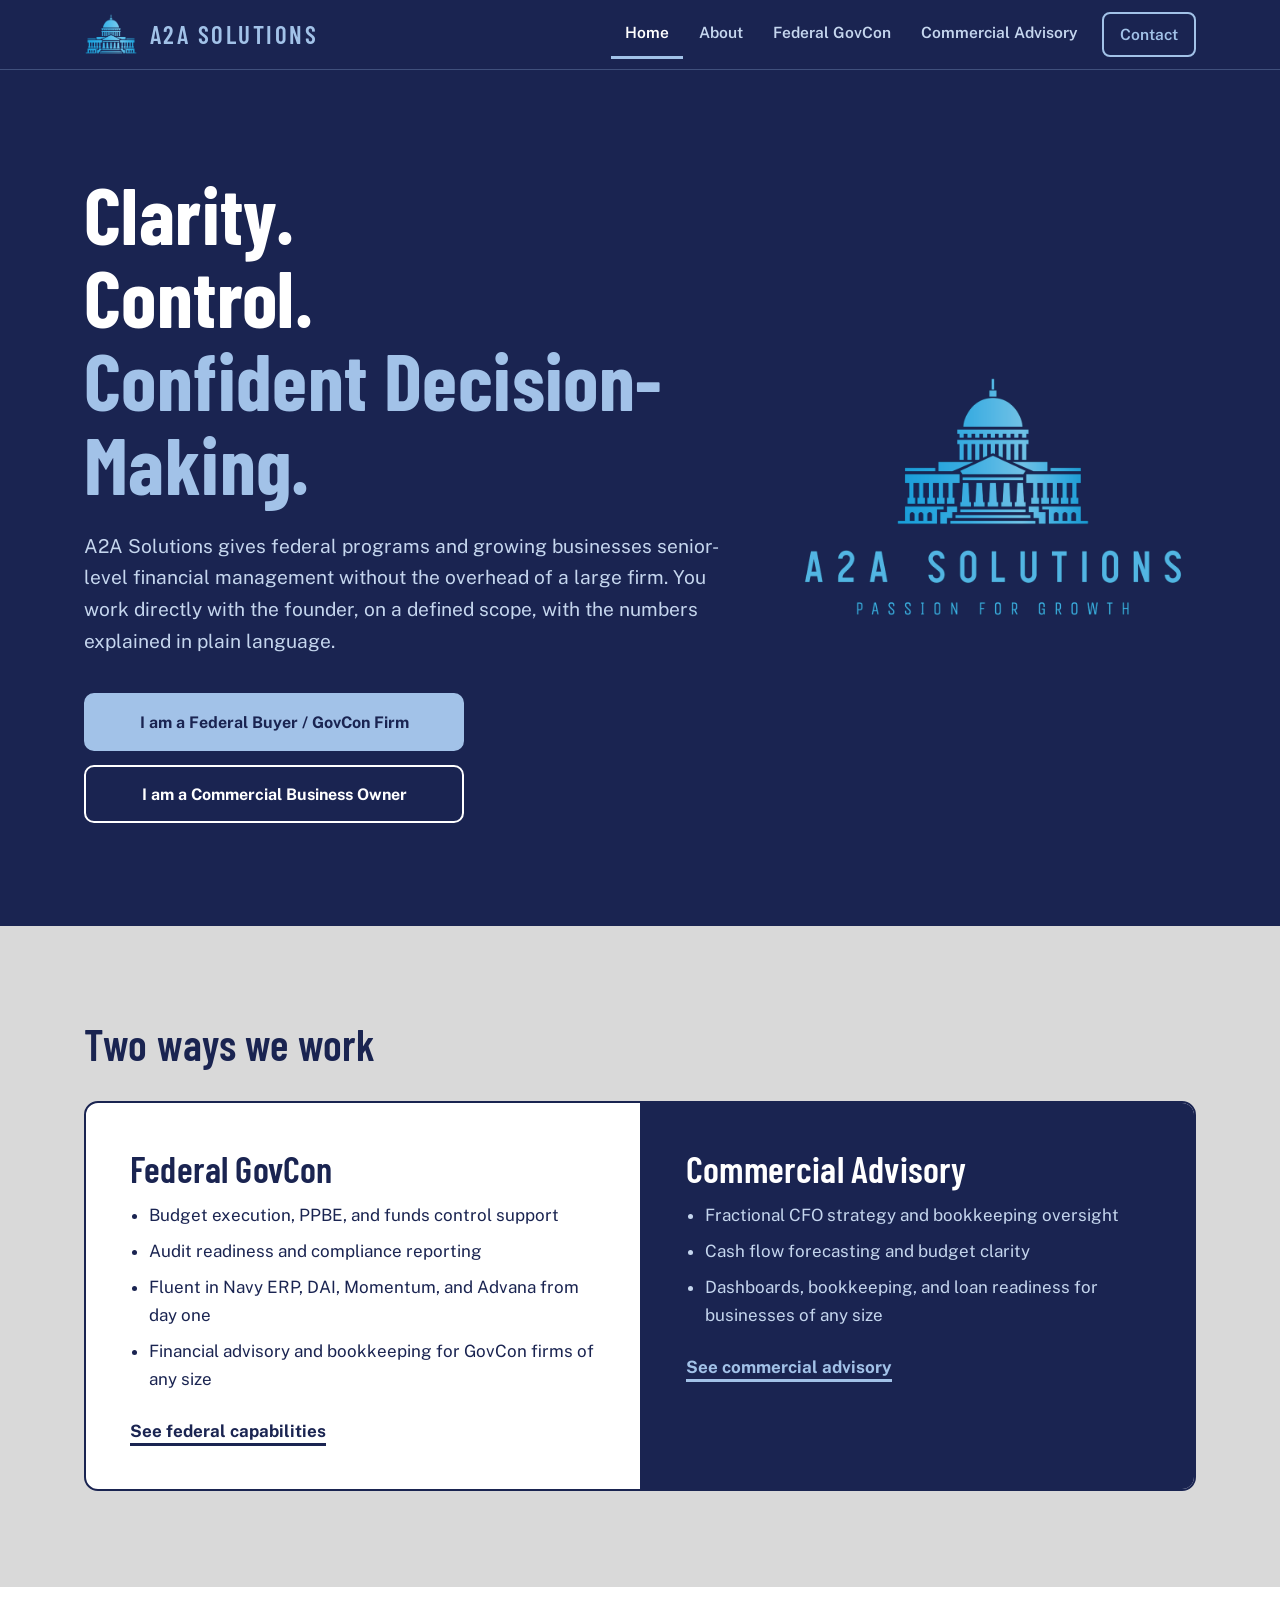
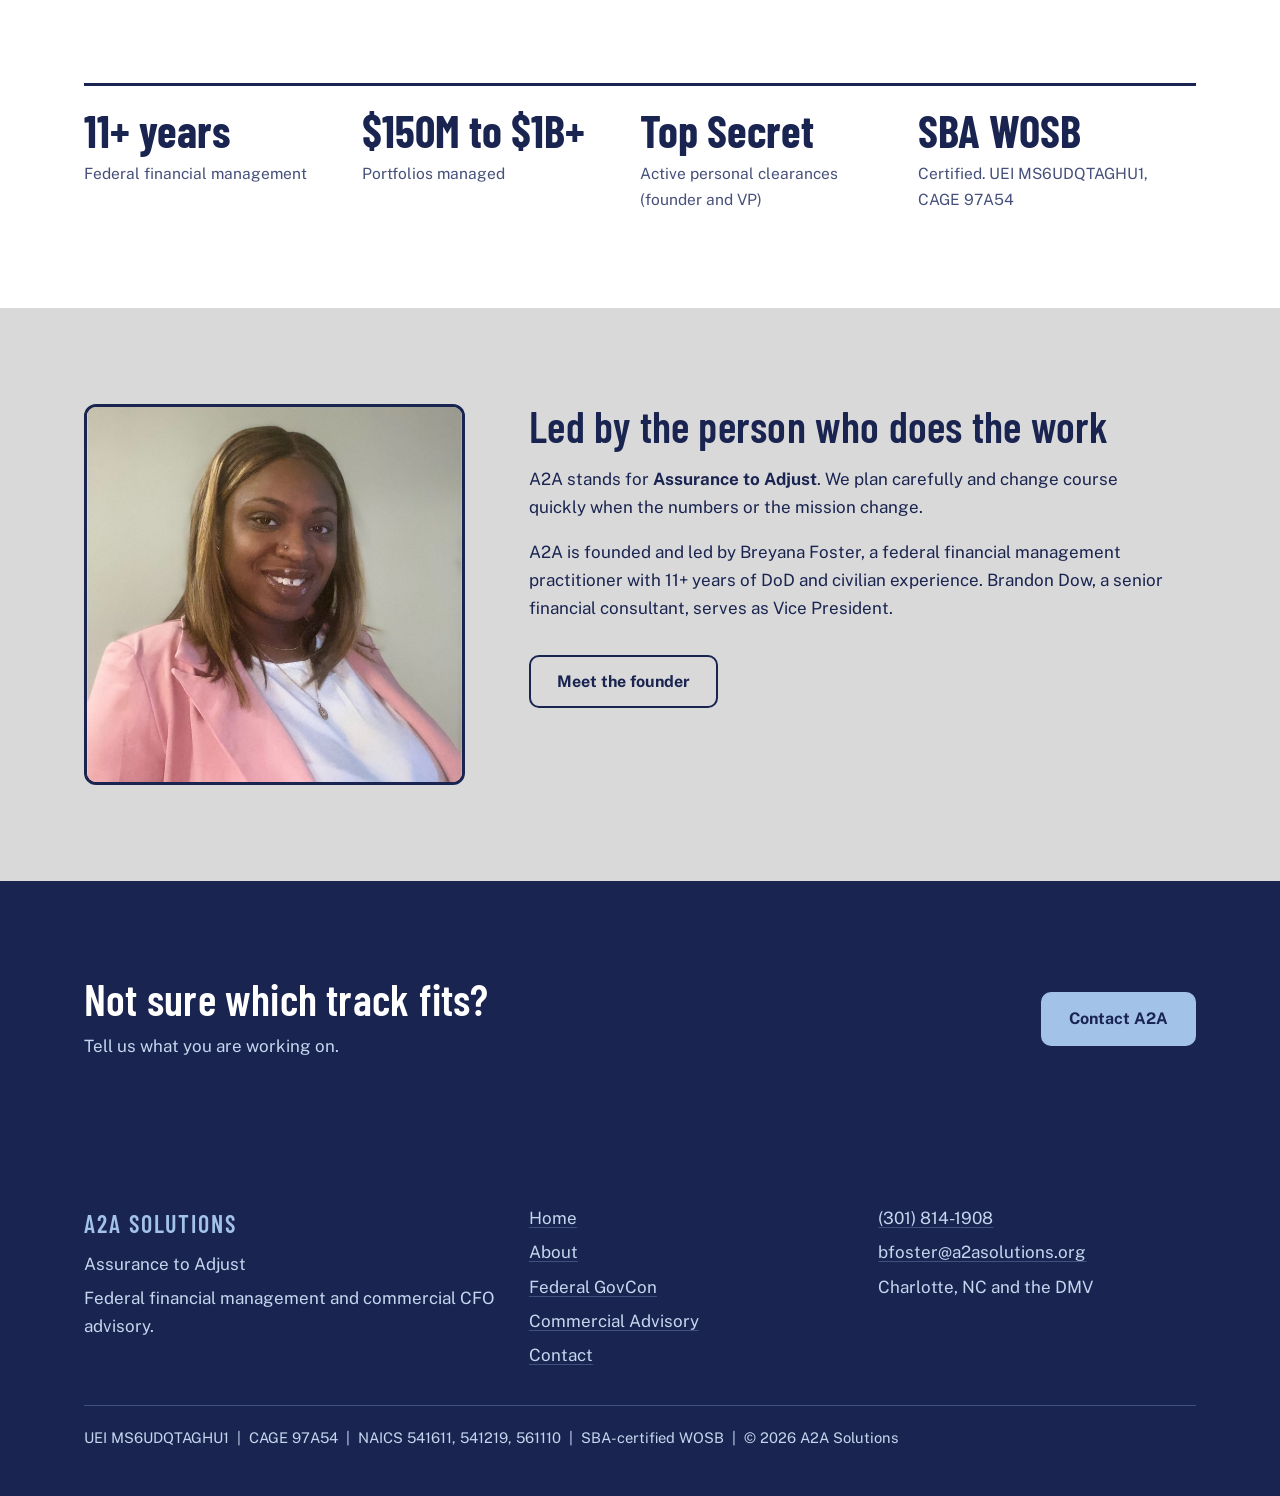
<file: index.html>
<!doctype html>
<html lang="en"><head>
<meta charset="utf-8"><meta name="viewport" content="width=device-width,initial-scale=1">
<title>A2A Solutions | Financial Management Advisory for Federal and Commercial Clients</title>
<meta name="description" content="A2A Solutions provides senior-led financial management for federal programs and fractional CFO advisory for growth businesses in Charlotte and the DMV.">
<link rel="canonical" href="https://a2asolutions.org/">
<meta name="theme-color" content="#1a2451">
<meta property="og:type" content="website"><meta property="og:site_name" content="A2A Solutions">
<meta property="og:title" content="A2A Solutions | Financial Management Advisory for Federal and Commercial Clients"><meta property="og:description" content="A2A Solutions provides senior-led financial management for federal programs and fractional CFO advisory for growth businesses in Charlotte and the DMV.">
<meta property="og:url" content="https://a2asolutions.org/"><meta property="og:image" content="https://a2asolutions.org/assets/img/og-image.png">
<meta name="twitter:card" content="summary_large_image">
<link rel="icon" type="image/png" sizes="48x48" href="/assets/img/favicon-48.png">
<link rel="icon" type="image/png" sizes="512x512" href="/assets/img/favicon-512.png">
<link rel="apple-touch-icon" href="/assets/img/apple-touch-icon.png">
<link rel="preconnect" href="https://fonts.googleapis.com"><link rel="preconnect" href="https://fonts.gstatic.com" crossorigin>
<link href="https://fonts.googleapis.com/css2?family=Barlow+Condensed:wght@600;700&family=Public+Sans:wght@400;600;700&display=swap" rel="stylesheet">
<link rel="stylesheet" href="/assets/site.css">
<script type="application/ld+json">{"@context":"https://schema.org","@type":"ProfessionalService","name":"A2A Solutions","url":"https://a2asolutions.org","logo":"https://a2asolutions.org/assets/img/logo-full.png","telephone":"+1-301-814-1908","email":"bfoster@a2asolutions.org","founder":{"@type":"Person","name":"Breyana Foster"},"areaServed":["Charlotte, NC","Washington DC metro area"]}</script>
</head><body>
<a class="skip" href="#main">Skip to content</a>
<header class="site-head"><div class="wrap head-in">
<a class="brand" href="/"><img src="/assets/img/logo-mark.png" alt="" width="54" height="42"><span>A2A SOLUTIONS</span></a>
<button class="menu-btn" aria-expanded="false" aria-controls="nav">Menu</button>
<nav class="nav" id="nav" aria-label="Main"><a href="/" aria-current="page">Home</a><a href="/about">About</a><a href="/govcon">Federal GovCon</a><a href="/commercial-advisory">Commercial Advisory</a><a class="contact" href="/contact">Contact</a></nav>
</div></header>
<main id="main">
<section class="dark hero"><div class="wrap hero-grid"><div>
<h1><span class="l">Clarity.</span><span class="l">Control.</span><span class="l">Confident Decision-Making.</span></h1>
<p class="lede">A2A Solutions gives federal programs and growing businesses senior-level financial management without the overhead of a large firm. You work directly with the founder, on a defined scope, with the numbers explained in plain language.</p>
<div class="btns"><a class="btn" href="/govcon">I am a Federal Buyer / GovCon Firm</a><a class="btn outline" href="/commercial-advisory">I am a Commercial Business Owner</a></div>
</div><div class="hero-mark"><img src="/assets/img/logo-full.png" alt="A2A Solutions logo: capitol dome with the words Passion for Growth" width="1000" height="626"></div></div></section>

<section class="tint"><div class="wrap">
<div class="head"><h2>Two ways we work</h2></div>
<div class="tracks">
<div class="track"><h3>Federal GovCon</h3><ul><li>Budget execution, PPBE, and funds control support</li><li>Audit readiness and compliance reporting</li><li>Fluent in Navy ERP, DAI, Momentum, and Advana from day one</li><li>Financial advisory and bookkeeping for GovCon firms of any size</li></ul><a class="go" href="/govcon">See federal capabilities</a></div>
<div class="track"><h3>Commercial Advisory</h3><ul><li>Fractional CFO strategy and bookkeeping oversight</li><li>Cash flow forecasting and budget clarity</li><li>Dashboards, bookkeeping, and loan readiness for businesses of any size</li></ul><a class="go" href="/commercial-advisory">See commercial advisory</a></div>
</div></div></section>

<section><div class="wrap">
<dl class="facts">
<div><dt>11+ years</dt><dd>Federal financial management</dd></div>
<div><dt>$150M to $1B+</dt><dd>Portfolios managed</dd></div>
<div><dt>Top Secret</dt><dd>Active personal clearances (founder and VP)</dd></div>
<div><dt>SBA WOSB</dt><dd>Certified. UEI MS6UDQTAGHU1, CAGE 97A54</dd></div>
</dl></div></section>

<section class="tint"><div class="wrap about-grid">
<figure class="portrait"><img src="/assets/img/breyana-foster.jpg" alt="Breyana Foster, founder of A2A Solutions" width="720" height="720" loading="lazy"></figure>
<div><h2>Led by the person who does the work</h2>
<p style="margin-top:16px">A2A stands for <strong>Assurance to Adjust</strong>. We plan carefully and change course quickly when the numbers or the mission change.</p>
<p>A2A is founded and led by Breyana Foster, a federal financial management practitioner with 11+ years of DoD and civilian experience. Brandon Dow, a senior financial consultant, serves as Vice President.</p>
<div class="btns"><a class="btn outline" href="/about">Meet the founder</a></div></div>
</div></section>
<section class="dark"><div class="wrap band"><div><h2>Not sure which track fits?</h2><p>Tell us what you are working on.</p></div><div class="btns"><a class="btn" href="/contact">Contact A2A</a></div></div></section>
</main>
<footer><div class="wrap">
<div class="f-grid">
<div><p class="name">A2A SOLUTIONS</p><p>Assurance to Adjust</p><p>Federal financial management and commercial CFO advisory.</p></div>
<div><ul><li><a href="/">Home</a></li><li><a href="/about">About</a></li><li><a href="/govcon">Federal GovCon</a></li><li><a href="/commercial-advisory">Commercial Advisory</a></li><li><a href="/contact">Contact</a></li></ul></div>
<div><p><a href="tel:+13018141908">(301) 814-1908</a></p><p><a href="mailto:bfoster@a2asolutions.org">bfoster@a2asolutions.org</a></p><p>Charlotte, NC and the DMV</p></div>
</div>
<p class="legal">UEI MS6UDQTAGHU1 &nbsp;|&nbsp; CAGE 97A54 &nbsp;|&nbsp; NAICS 541611, 541219, 561110 &nbsp;|&nbsp; SBA-certified WOSB &nbsp;|&nbsp; &copy; <span id="year">2026</span> A2A Solutions</p>
</div></footer>
<script src="/assets/site.js"></script>
</body></html>
</file>
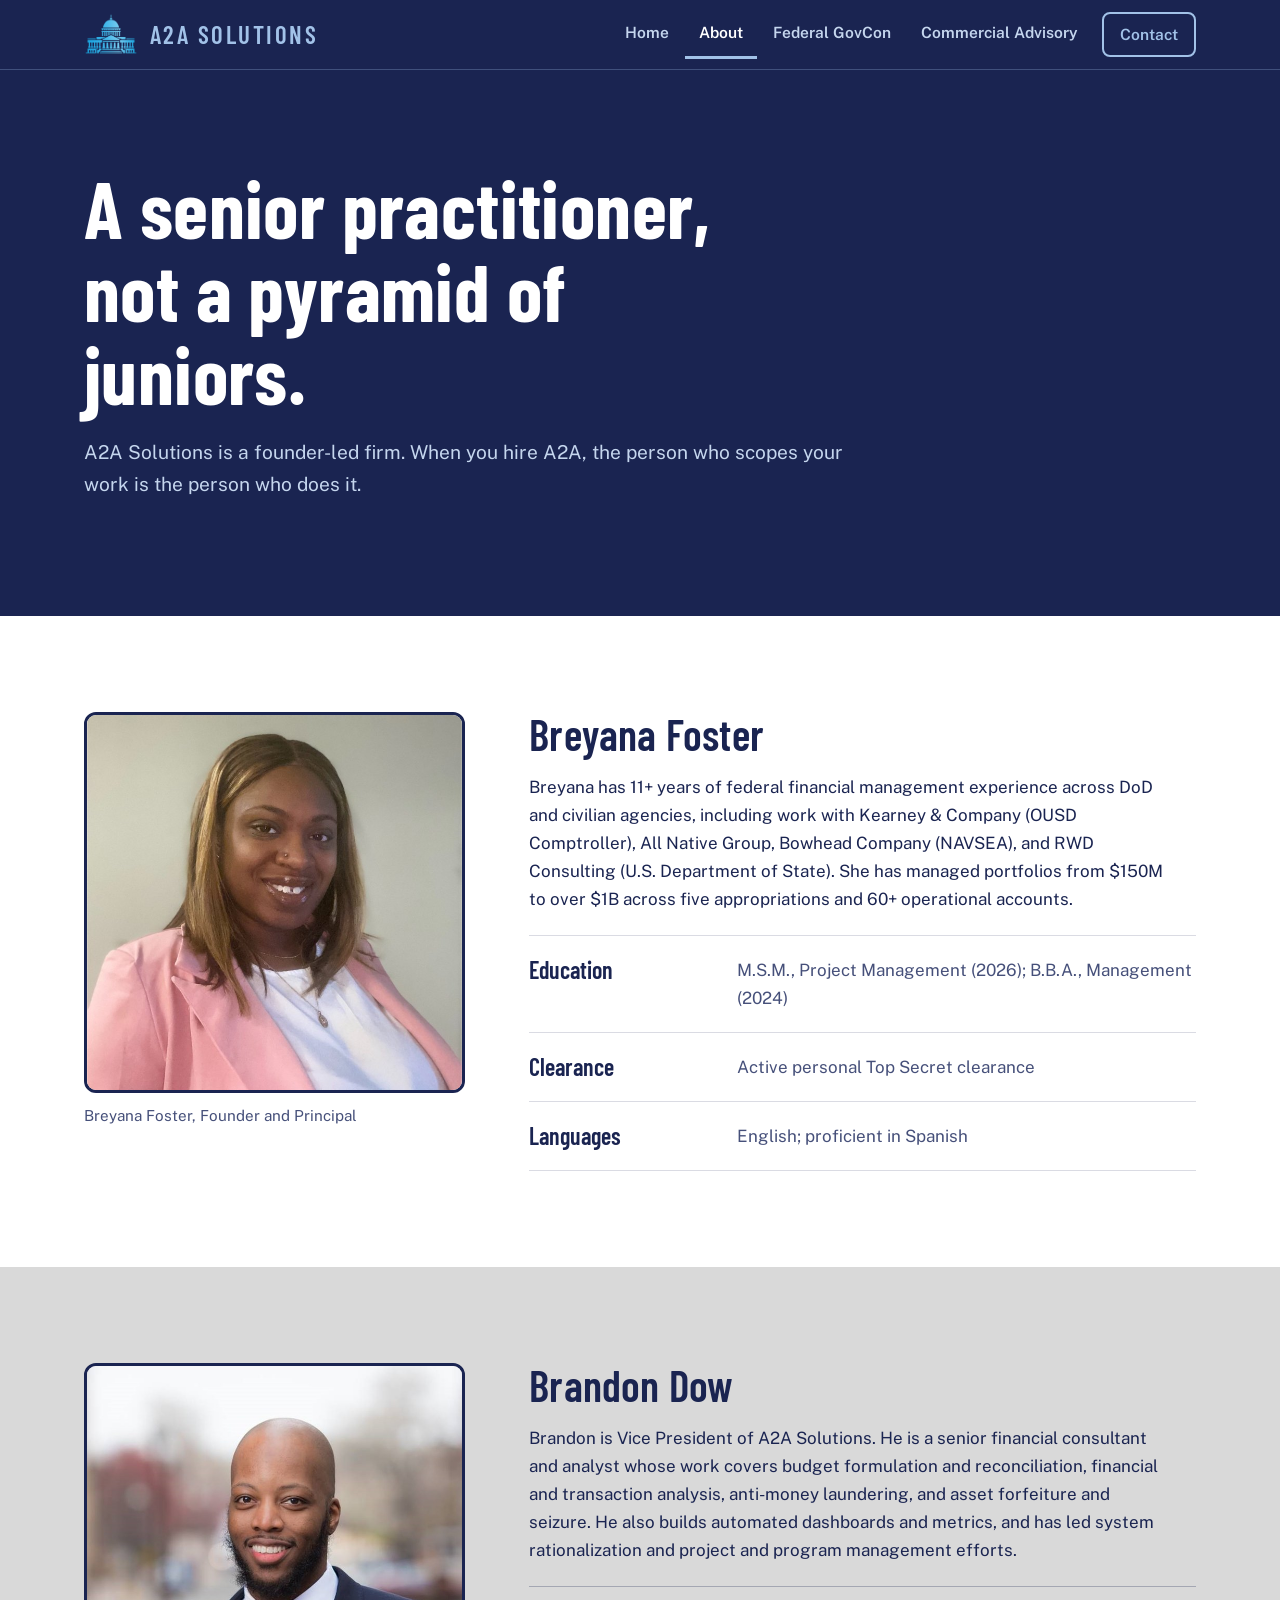
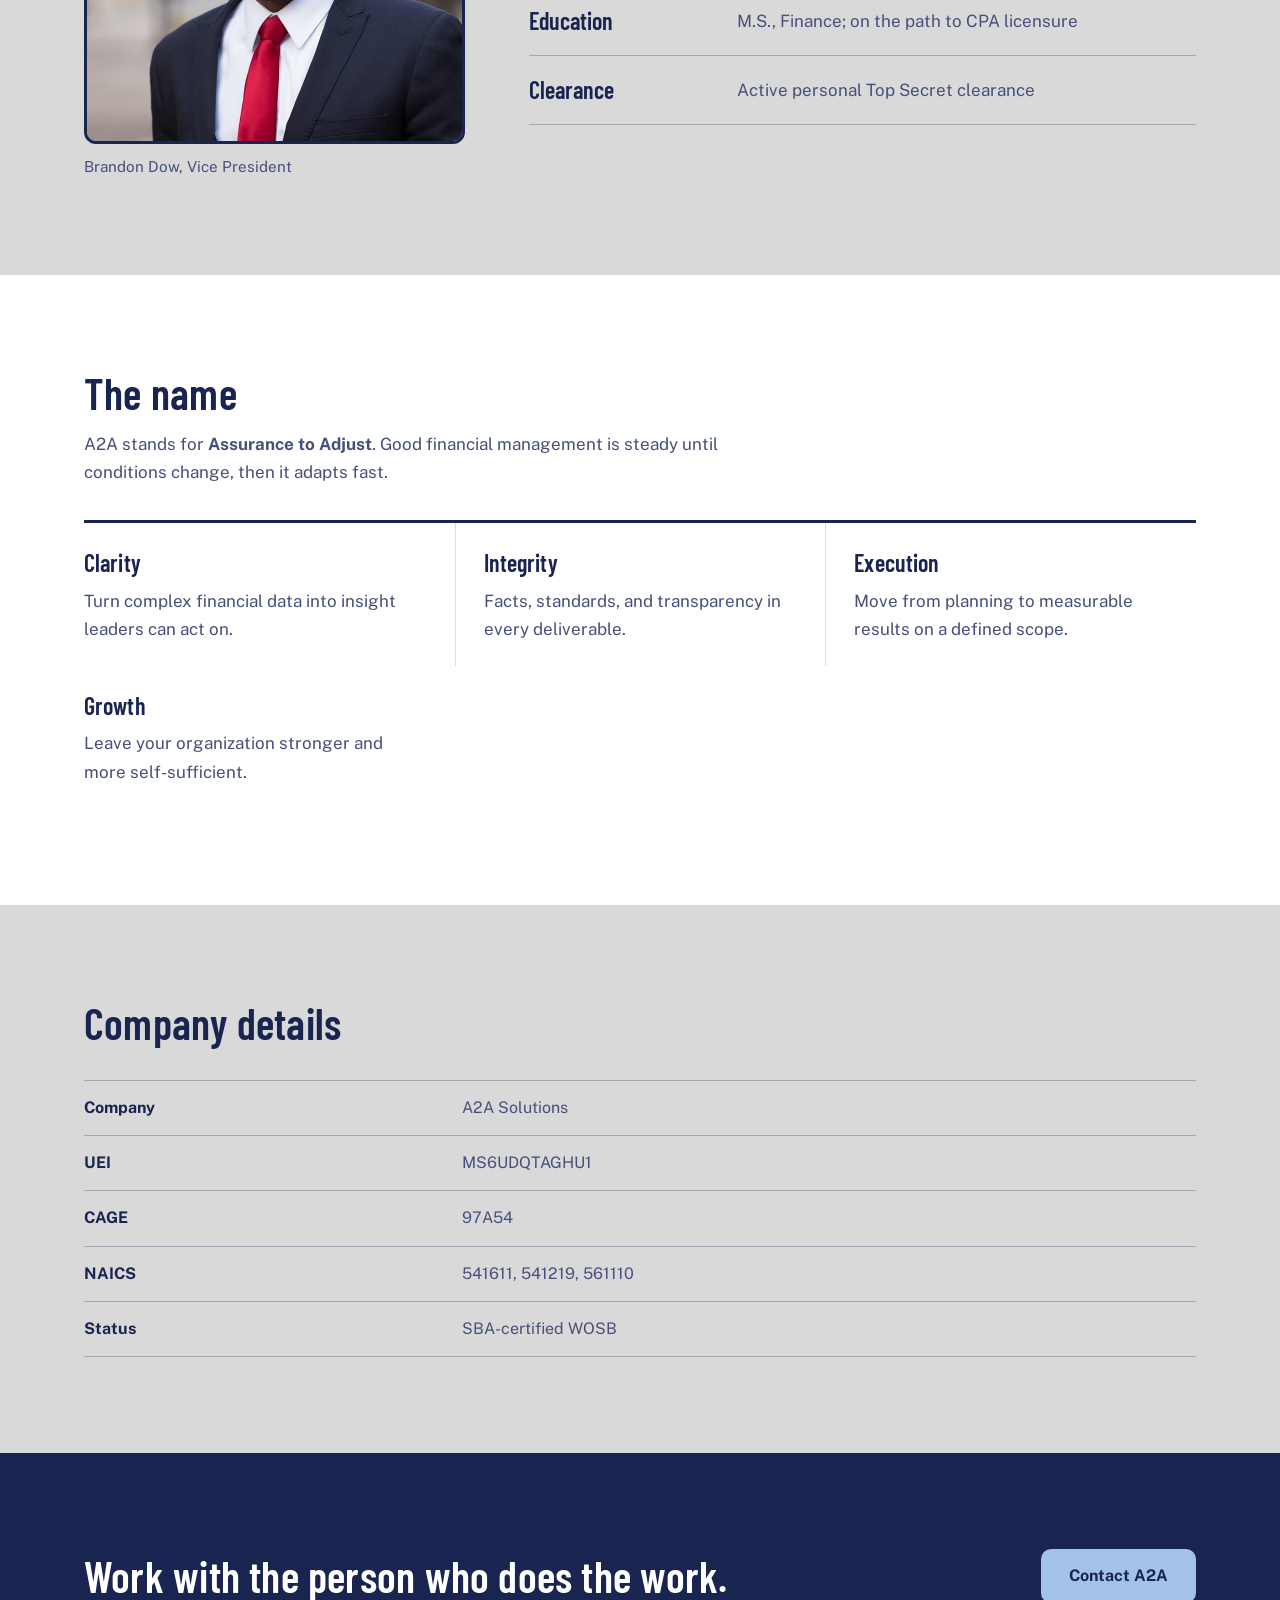
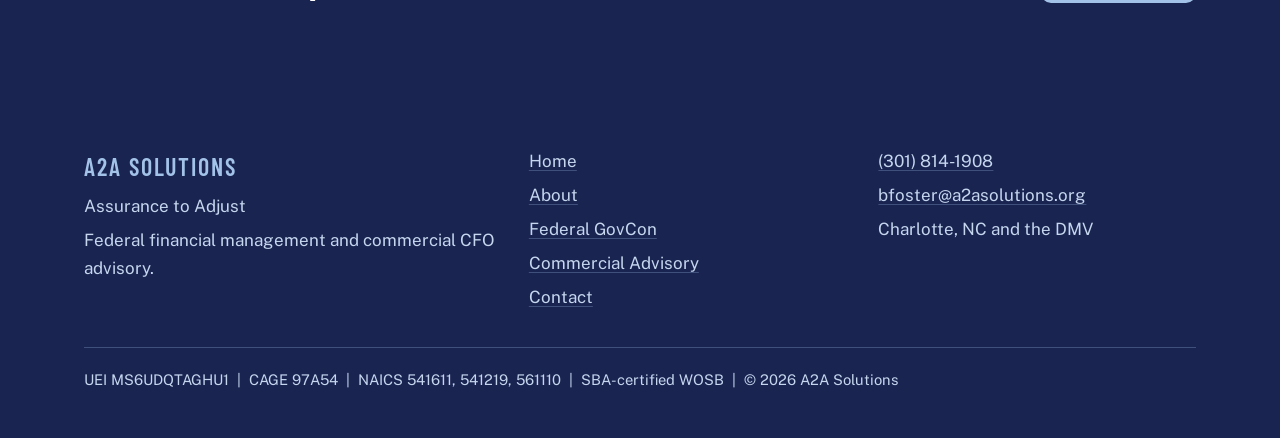
<file: about.html>
<!doctype html>
<html lang="en"><head>
<meta charset="utf-8"><meta name="viewport" content="width=device-width,initial-scale=1">
<title>About A2A Solutions | Founder-Led Financial Management</title>
<meta name="description" content="Meet Breyana Foster, founder of A2A Solutions: 11+ years of federal financial management, active Top Secret clearance, and a founder-led delivery model.">
<link rel="canonical" href="https://a2asolutions.org/about">
<meta name="theme-color" content="#1a2451">
<meta property="og:type" content="website"><meta property="og:site_name" content="A2A Solutions">
<meta property="og:title" content="About A2A Solutions | Founder-Led Financial Management"><meta property="og:description" content="Meet Breyana Foster, founder of A2A Solutions: 11+ years of federal financial management, active Top Secret clearance, and a founder-led delivery model.">
<meta property="og:url" content="https://a2asolutions.org/about"><meta property="og:image" content="https://a2asolutions.org/assets/img/og-image.png">
<meta name="twitter:card" content="summary_large_image">
<link rel="icon" type="image/png" sizes="48x48" href="/assets/img/favicon-48.png">
<link rel="icon" type="image/png" sizes="512x512" href="/assets/img/favicon-512.png">
<link rel="apple-touch-icon" href="/assets/img/apple-touch-icon.png">
<link rel="preconnect" href="https://fonts.googleapis.com"><link rel="preconnect" href="https://fonts.gstatic.com" crossorigin>
<link href="https://fonts.googleapis.com/css2?family=Barlow+Condensed:wght@600;700&family=Public+Sans:wght@400;600;700&display=swap" rel="stylesheet">
<link rel="stylesheet" href="/assets/site.css">
<script type="application/ld+json">{"@context":"https://schema.org","@type":"ProfessionalService","name":"A2A Solutions","url":"https://a2asolutions.org","logo":"https://a2asolutions.org/assets/img/logo-full.png","telephone":"+1-301-814-1908","email":"bfoster@a2asolutions.org","founder":{"@type":"Person","name":"Breyana Foster"},"areaServed":["Charlotte, NC","Washington DC metro area"]}</script>
</head><body>
<a class="skip" href="#main">Skip to content</a>
<header class="site-head"><div class="wrap head-in">
<a class="brand" href="/"><img src="/assets/img/logo-mark.png" alt="" width="54" height="42"><span>A2A SOLUTIONS</span></a>
<button class="menu-btn" aria-expanded="false" aria-controls="nav">Menu</button>
<nav class="nav" id="nav" aria-label="Main"><a href="/">Home</a><a href="/about" aria-current="page">About</a><a href="/govcon">Federal GovCon</a><a href="/commercial-advisory">Commercial Advisory</a><a class="contact" href="/contact">Contact</a></nav>
</div></header>
<main id="main">
<section class="dark"><div class="wrap"><h1>A senior practitioner, not a pyramid of juniors.</h1>
<p style="margin-top:22px;font-size:1.2rem">A2A Solutions is a founder-led firm. When you hire A2A, the person who scopes your work is the person who does it.</p></div></section>

<section><div class="wrap about-grid">
<figure class="portrait"><img src="/assets/img/breyana-foster.jpg" alt="Breyana Foster, founder of A2A Solutions" width="720" height="720"><figcaption>Breyana Foster, Founder and Principal</figcaption></figure>
<div><h2>Breyana Foster</h2>
<p style="margin-top:16px">Breyana has 11+ years of federal financial management experience across DoD and civilian agencies, including work with Kearney &amp; Company (OUSD Comptroller), All Native Group, Bowhead Company (NAVSEA), and RWD Consulting (U.S. Department of State). She has managed portfolios from $150M to over $1B across five appropriations and 60+ operational accounts.</p>
<dl class="ledger" style="margin-top:22px">
<div><dt>Education</dt><dd>M.S.M., Project Management (2026); B.B.A., Management (2024)</dd></div>
<div><dt>Clearance</dt><dd>Active personal Top Secret clearance</dd></div>
<div><dt>Languages</dt><dd>English; proficient in Spanish</dd></div>
</dl></div></div></section>

<section class="tint"><div class="wrap about-grid">
<figure class="portrait"><img src="/assets/img/brandon-dow.jpg" alt="Brandon Dow, Vice President of A2A Solutions" width="720" height="720" loading="lazy"><figcaption>Brandon Dow, Vice President</figcaption></figure>
<div><h2>Brandon Dow</h2>
<p style="margin-top:16px">Brandon is Vice President of A2A Solutions. He is a senior financial consultant and analyst whose work covers budget formulation and reconciliation, financial and transaction analysis, anti-money laundering, and asset forfeiture and seizure. He also builds automated dashboards and metrics, and has led system rationalization and project and program management efforts.</p>
<dl class="ledger" style="margin-top:22px">
<div><dt>Education</dt><dd>M.S., Finance; on the path to CPA licensure</dd></div>
<div><dt>Clearance</dt><dd>Active personal Top Secret clearance</dd></div>
</dl></div></div></section>

<section><div class="wrap">
<div class="head"><h2>The name</h2><p>A2A stands for <strong>Assurance to Adjust</strong>. Good financial management is steady until conditions change, then it adapts fast.</p></div>
<div class="cols">
<div><h3>Clarity</h3><p>Turn complex financial data into insight leaders can act on.</p></div>
<div><h3>Integrity</h3><p>Facts, standards, and transparency in every deliverable.</p></div>
<div><h3>Execution</h3><p>Move from planning to measurable results on a defined scope.</p></div>
</div>
<div class="cols" style="border-top:0;margin-top:0"><div><h3>Growth</h3><p>Leave your organization stronger and more self-sufficient.</p></div></div>
</div></section>

<section class="tint"><div class="wrap"><div class="head"><h2>Company details</h2></div>
<table class="tbl"><tr><th>Company</th><td>A2A Solutions</td></tr><tr><th>UEI</th><td>MS6UDQTAGHU1</td></tr><tr><th>CAGE</th><td>97A54</td></tr><tr><th>NAICS</th><td>541611, 541219, 561110</td></tr><tr><th>Status</th><td>SBA-certified WOSB</td></tr></table>
</div></section>
<section class="dark"><div class="wrap band"><div><h2>Work with the person who does the work.</h2></div><div class="btns"><a class="btn" href="/contact">Contact A2A</a></div></div></section>
</main>
<footer><div class="wrap">
<div class="f-grid">
<div><p class="name">A2A SOLUTIONS</p><p>Assurance to Adjust</p><p>Federal financial management and commercial CFO advisory.</p></div>
<div><ul><li><a href="/">Home</a></li><li><a href="/about">About</a></li><li><a href="/govcon">Federal GovCon</a></li><li><a href="/commercial-advisory">Commercial Advisory</a></li><li><a href="/contact">Contact</a></li></ul></div>
<div><p><a href="tel:+13018141908">(301) 814-1908</a></p><p><a href="mailto:bfoster@a2asolutions.org">bfoster@a2asolutions.org</a></p><p>Charlotte, NC and the DMV</p></div>
</div>
<p class="legal">UEI MS6UDQTAGHU1 &nbsp;|&nbsp; CAGE 97A54 &nbsp;|&nbsp; NAICS 541611, 541219, 561110 &nbsp;|&nbsp; SBA-certified WOSB &nbsp;|&nbsp; &copy; <span id="year">2026</span> A2A Solutions</p>
</div></footer>
<script src="/assets/site.js"></script>
</body></html>
</file>
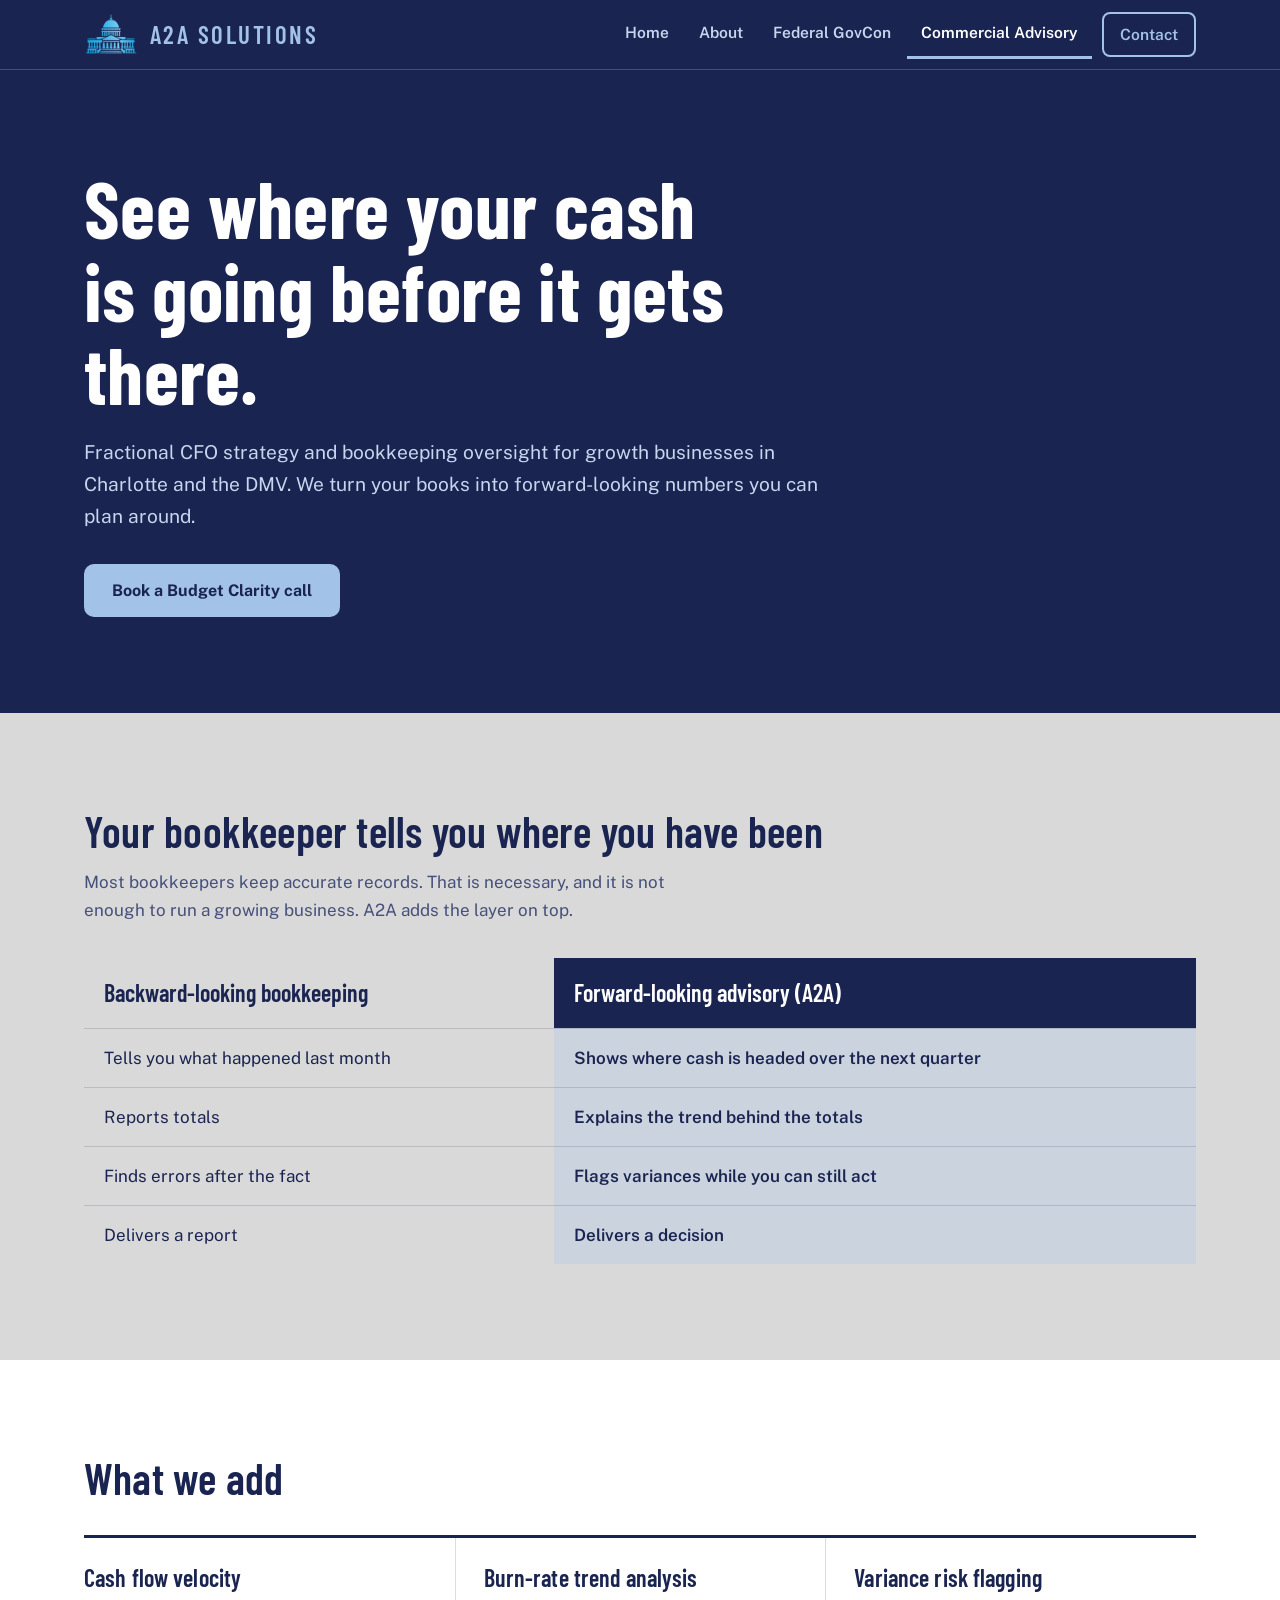
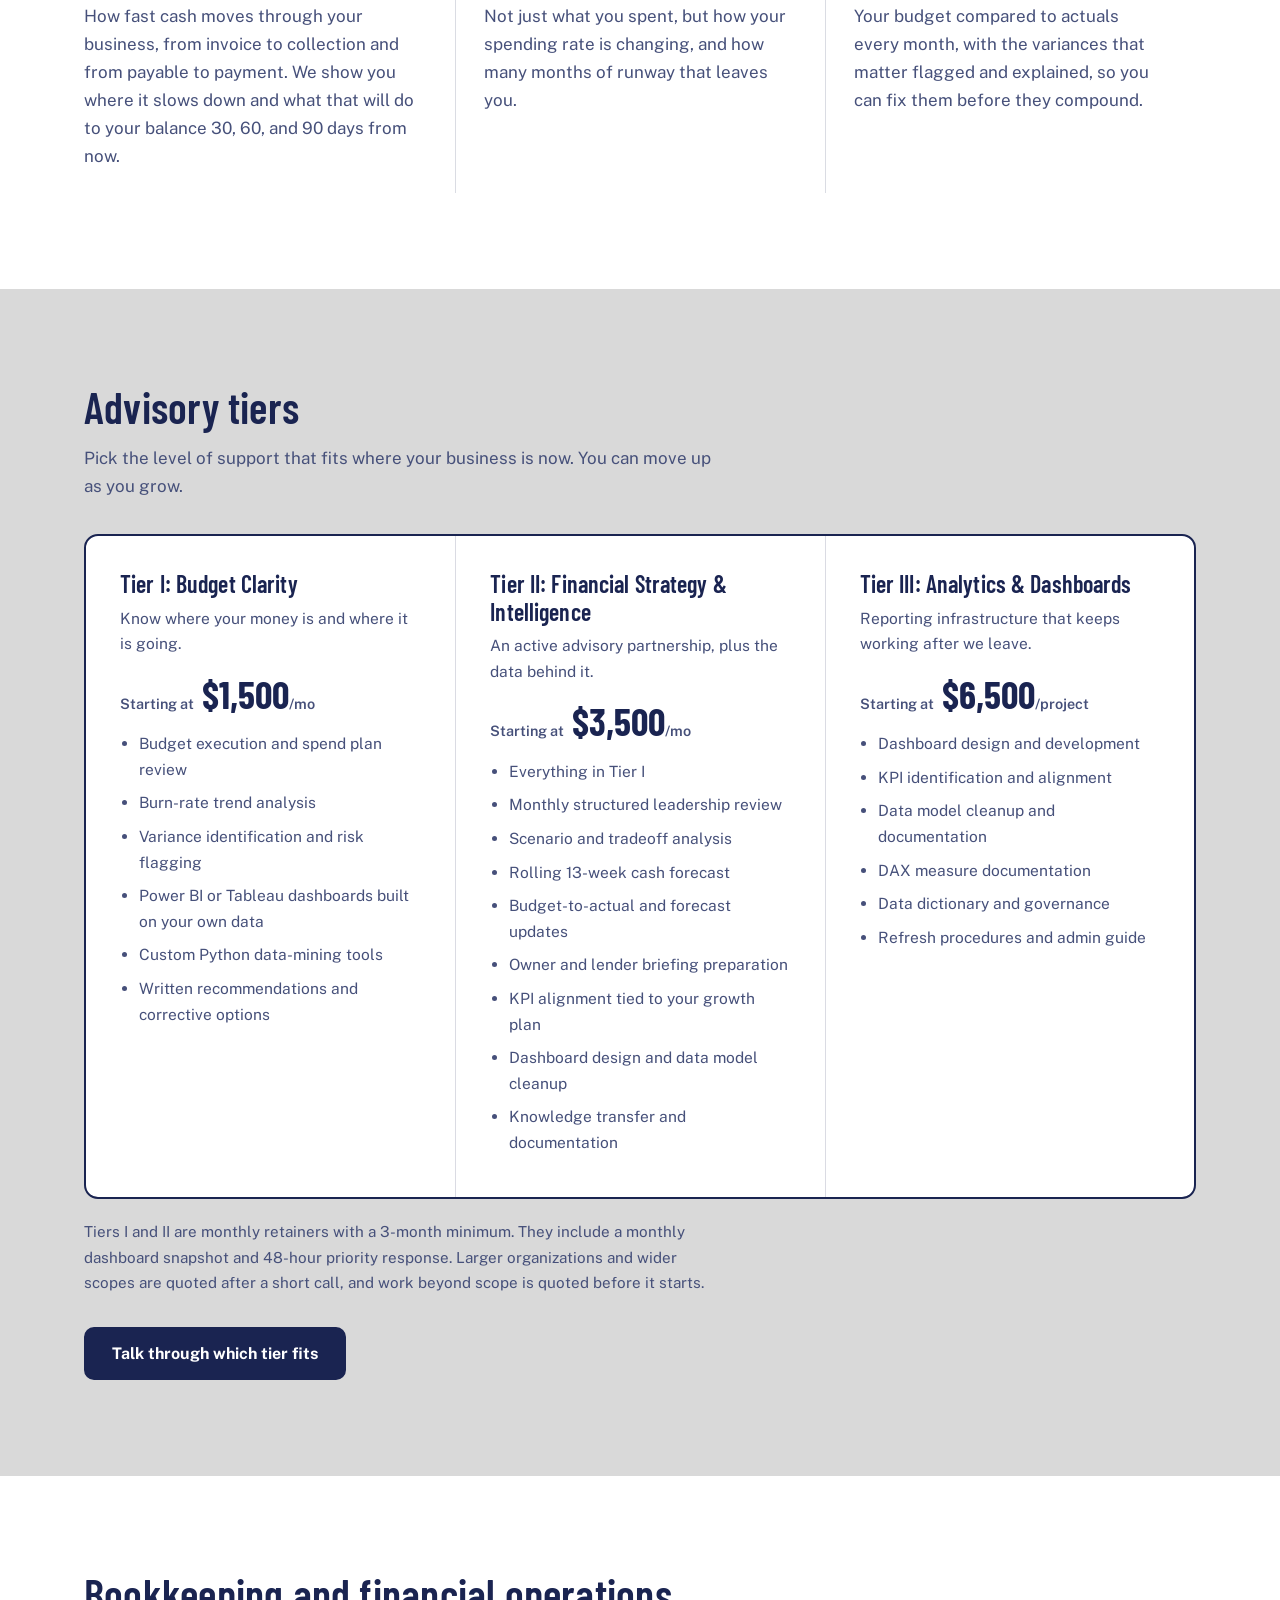
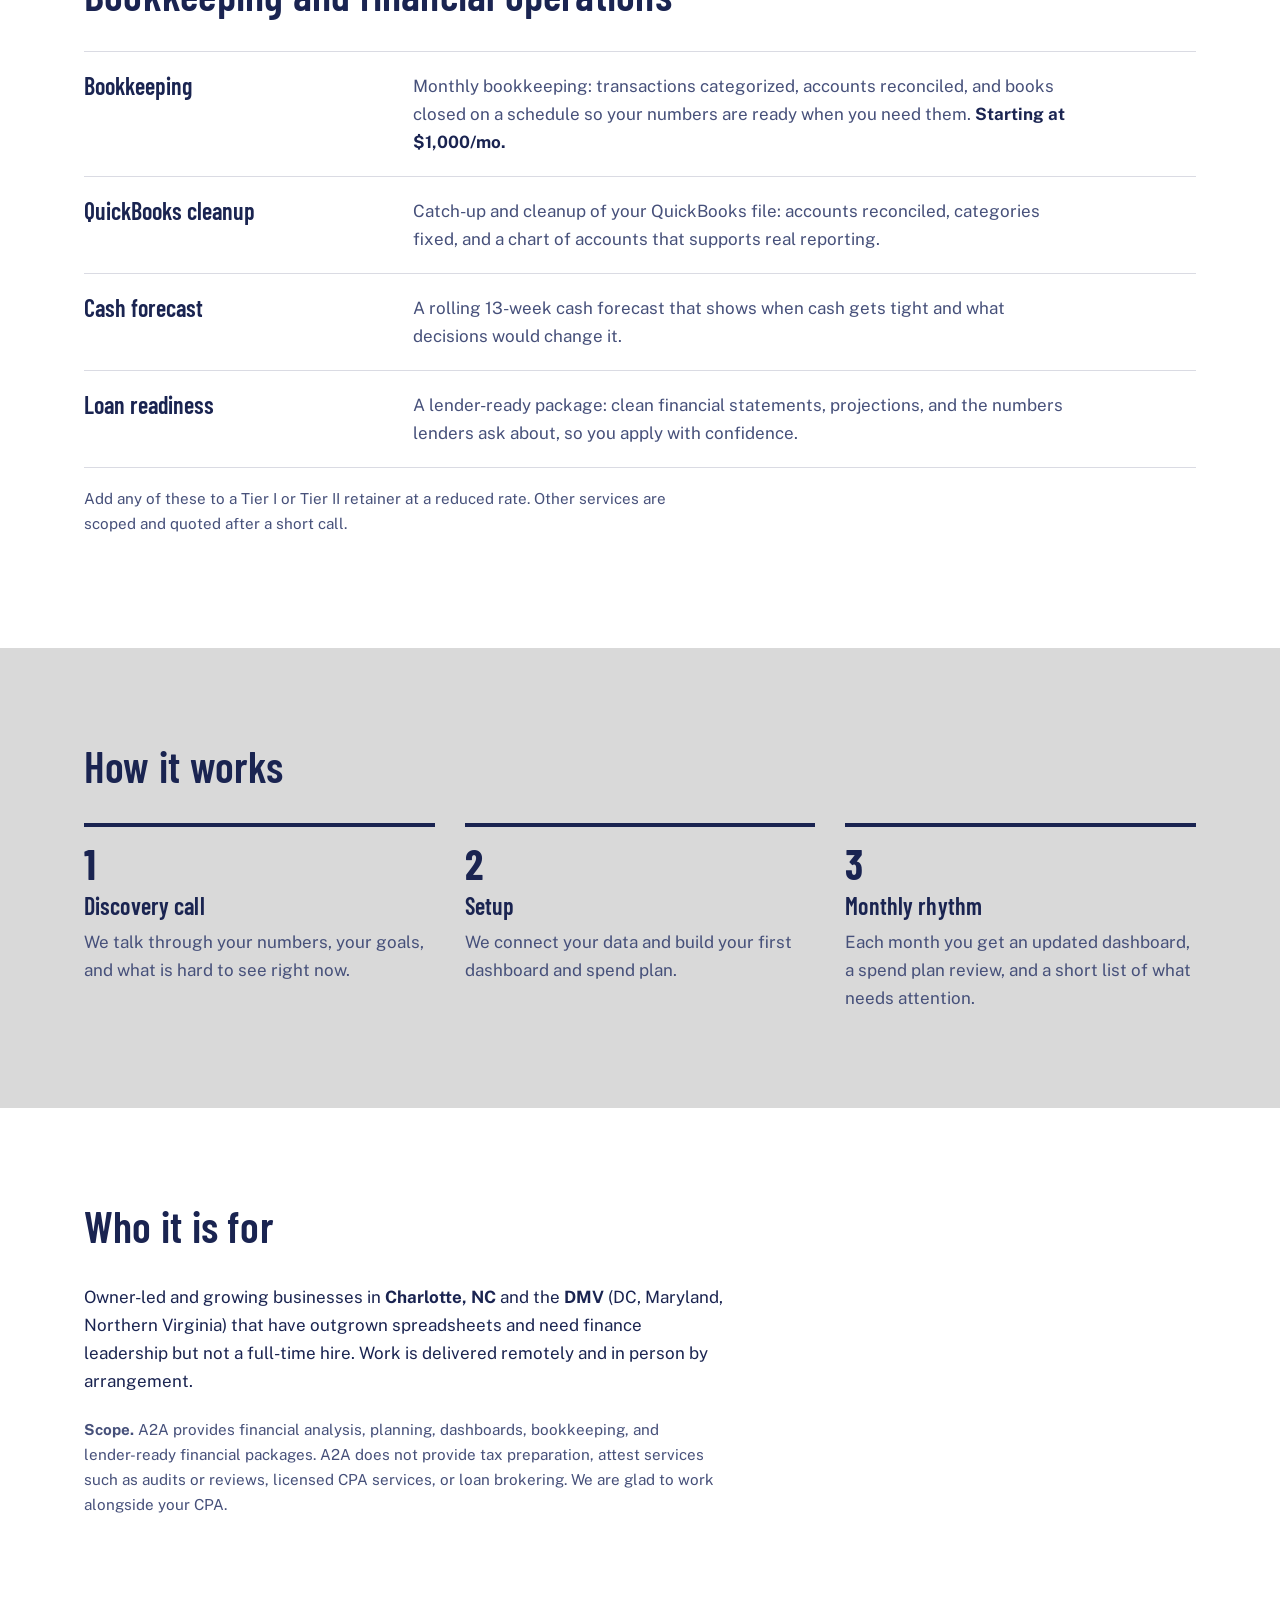
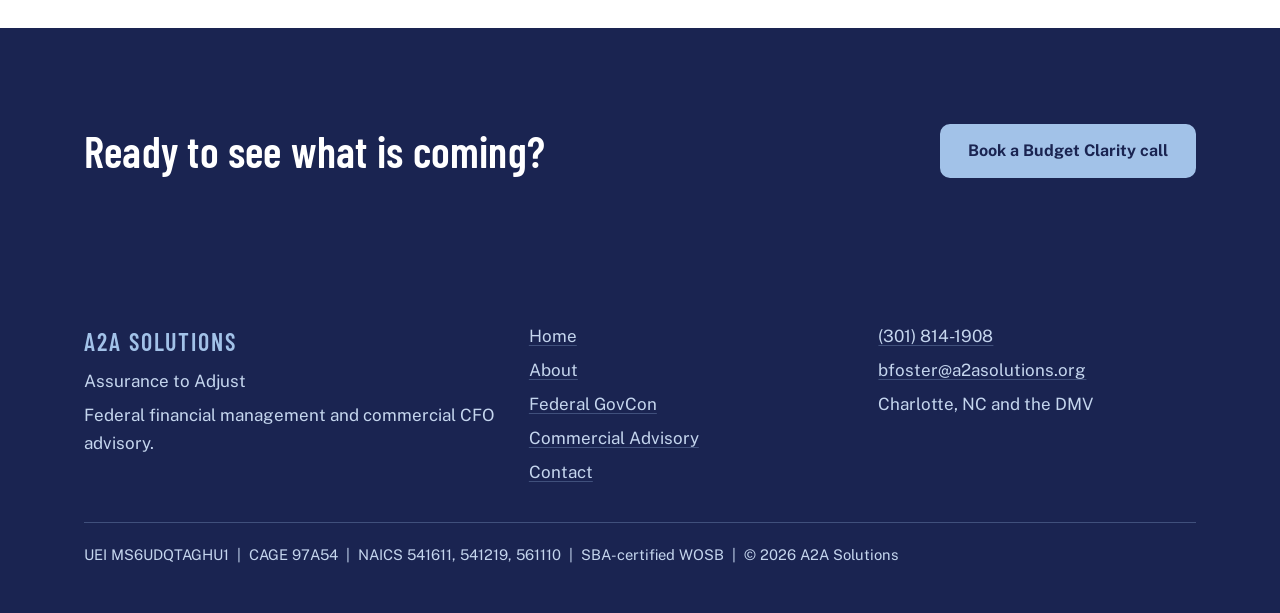
<file: commercial-advisory.html>
<!doctype html>
<html lang="en"><head>
<meta charset="utf-8"><meta name="viewport" content="width=device-width,initial-scale=1">
<title>Fractional CFO and Bookkeeping | Charlotte and the DMV | A2A Solutions</title>
<meta name="description" content="Fractional CFO strategy &amp; bookkeeping for growth businesses in Charlotte &amp; the DMV. Get executive-grade cash flow analytics &amp; budget clarity with A2A.">
<link rel="canonical" href="https://a2asolutions.org/commercial-advisory">
<meta name="theme-color" content="#1a2451">
<meta property="og:type" content="website"><meta property="og:site_name" content="A2A Solutions">
<meta property="og:title" content="Fractional CFO and Bookkeeping | Charlotte and the DMV | A2A Solutions"><meta property="og:description" content="Fractional CFO strategy &amp; bookkeeping for growth businesses in Charlotte &amp; the DMV. Get executive-grade cash flow analytics &amp; budget clarity with A2A.">
<meta property="og:url" content="https://a2asolutions.org/commercial-advisory"><meta property="og:image" content="https://a2asolutions.org/assets/img/og-image.png">
<meta name="twitter:card" content="summary_large_image">
<link rel="icon" type="image/png" sizes="48x48" href="/assets/img/favicon-48.png">
<link rel="icon" type="image/png" sizes="512x512" href="/assets/img/favicon-512.png">
<link rel="apple-touch-icon" href="/assets/img/apple-touch-icon.png">
<link rel="preconnect" href="https://fonts.googleapis.com"><link rel="preconnect" href="https://fonts.gstatic.com" crossorigin>
<link href="https://fonts.googleapis.com/css2?family=Barlow+Condensed:wght@600;700&family=Public+Sans:wght@400;600;700&display=swap" rel="stylesheet">
<link rel="stylesheet" href="/assets/site.css">
<script type="application/ld+json">{"@context":"https://schema.org","@type":"ProfessionalService","name":"A2A Solutions","url":"https://a2asolutions.org","logo":"https://a2asolutions.org/assets/img/logo-full.png","telephone":"+1-301-814-1908","email":"bfoster@a2asolutions.org","founder":{"@type":"Person","name":"Breyana Foster"},"areaServed":["Charlotte, NC","Washington DC metro area"]}</script>
</head><body>
<a class="skip" href="#main">Skip to content</a>
<header class="site-head"><div class="wrap head-in">
<a class="brand" href="/"><img src="/assets/img/logo-mark.png" alt="" width="54" height="42"><span>A2A SOLUTIONS</span></a>
<button class="menu-btn" aria-expanded="false" aria-controls="nav">Menu</button>
<nav class="nav" id="nav" aria-label="Main"><a href="/">Home</a><a href="/about">About</a><a href="/govcon">Federal GovCon</a><a href="/commercial-advisory" aria-current="page">Commercial Advisory</a><a class="contact" href="/contact">Contact</a></nav>
</div></header>
<main id="main">
<section class="dark"><div class="wrap"><h1>See where your cash is going before it gets there.</h1>
<p style="margin-top:22px;font-size:1.2rem">Fractional CFO strategy and bookkeeping oversight for growth businesses in Charlotte and the DMV. We turn your books into forward-looking numbers you can plan around.</p>
<div class="btns"><a class="btn" href="/contact?service=commercial">Book a Budget Clarity call</a></div></div></section>

<section class="tint"><div class="wrap"><div class="head"><h2>Your bookkeeper tells you where you have been</h2><p>Most bookkeepers keep accurate records. That is necessary, and it is not enough to run a growing business. A2A adds the layer on top.</p></div>
<div style="overflow-x:auto"><table class="compare"><thead><tr><th>Backward-looking bookkeeping</th><th>Forward-looking advisory (A2A)</th></tr></thead><tbody>
<tr><td>Tells you what happened last month</td><td>Shows where cash is headed over the next quarter</td></tr>
<tr><td>Reports totals</td><td>Explains the trend behind the totals</td></tr>
<tr><td>Finds errors after the fact</td><td>Flags variances while you can still act</td></tr>
<tr><td>Delivers a report</td><td>Delivers a decision</td></tr></tbody></table></div></div></section>

<section><div class="wrap"><div class="head"><h2>What we add</h2></div>
<div class="cols">
<div><h3>Cash flow velocity</h3><p>How fast cash moves through your business, from invoice to collection and from payable to payment. We show you where it slows down and what that will do to your balance 30, 60, and 90 days from now.</p></div>
<div><h3>Burn-rate trend analysis</h3><p>Not just what you spent, but how your spending rate is changing, and how many months of runway that leaves you.</p></div>
<div><h3>Variance risk flagging</h3><p>Your budget compared to actuals every month, with the variances that matter flagged and explained, so you can fix them before they compound.</p></div>
</div></div></section>

<section class="tint"><div class="wrap"><div class="head"><h2>Advisory tiers</h2><p>Pick the level of support that fits where your business is now. You can move up as you grow.</p></div>
<div class="ladder">
<div class="tier"><h3>Tier I: Budget Clarity</h3><p class="muted">Know where your money is and where it is going.</p><p class="from"><small>Starting at</small> $1,500<small>/mo</small></p><ul><li>Budget execution and spend plan review</li><li>Burn-rate trend analysis</li><li>Variance identification and risk flagging</li><li>Power BI or Tableau dashboards built on your own data</li><li>Custom Python data-mining tools</li><li>Written recommendations and corrective options</li></ul></div>
<div class="tier"><h3>Tier II: Financial Strategy &amp; Intelligence</h3><p class="muted">An active advisory partnership, plus the data behind it.</p><p class="from"><small>Starting at</small> $3,500<small>/mo</small></p><ul><li>Everything in Tier I</li><li>Monthly structured leadership review</li><li>Scenario and tradeoff analysis</li><li>Rolling 13-week cash forecast</li><li>Budget-to-actual and forecast updates</li><li>Owner and lender briefing preparation</li><li>KPI alignment tied to your growth plan</li><li>Dashboard design and data model cleanup</li><li>Knowledge transfer and documentation</li></ul></div>
<div class="tier"><h3>Tier III: Analytics &amp; Dashboards</h3><p class="muted">Reporting infrastructure that keeps working after we leave.</p><p class="from"><small>Starting at</small> $6,500<small>/project</small></p><ul><li>Dashboard design and development</li><li>KPI identification and alignment</li><li>Data model cleanup and documentation</li><li>DAX measure documentation</li><li>Data dictionary and governance</li><li>Refresh procedures and admin guide</li></ul></div>
</div>
<p class="note" style="margin-top:20px">Tiers I and II are monthly retainers with a 3-month minimum. They include a monthly dashboard snapshot and 48-hour priority response. Larger organizations and wider scopes are quoted after a short call, and work beyond scope is quoted before it starts.</p>
<div class="btns"><a class="btn" href="/contact?service=commercial">Talk through which tier fits</a></div>
</div></section>

<section><div class="wrap"><div class="head"><h2>Bookkeeping and financial operations</h2></div>
<dl class="ledger"><div><dt>Bookkeeping</dt><dd>Monthly bookkeeping: transactions categorized, accounts reconciled, and books closed on a schedule so your numbers are ready when you need them. <strong>Starting at $1,000/mo.</strong></dd></div><div><dt>QuickBooks cleanup</dt><dd>Catch-up and cleanup of your QuickBooks file: accounts reconciled, categories fixed, and a chart of accounts that supports real reporting.</dd></div><div><dt>Cash forecast</dt><dd>A rolling 13-week cash forecast that shows when cash gets tight and what decisions would change it.</dd></div><div><dt>Loan readiness</dt><dd>A lender-ready package: clean financial statements, projections, and the numbers lenders ask about, so you apply with confidence.</dd></div></dl><p class="note" style="margin-top:18px">Add any of these to a Tier I or Tier II retainer at a reduced rate. Other services are scoped and quoted after a short call.</p>
</div></section>

<section class="tint"><div class="wrap"><div class="head"><h2>How it works</h2></div>
<ol class="steps">
<li><h3>Discovery call</h3><p>We talk through your numbers, your goals, and what is hard to see right now.</p></li>
<li><h3>Setup</h3><p>We connect your data and build your first dashboard and spend plan.</p></li>
<li><h3>Monthly rhythm</h3><p>Each month you get an updated dashboard, a spend plan review, and a short list of what needs attention.</p></li></ol></div></section>

<section><div class="wrap"><div class="head"><h2>Who it is for</h2></div>
<p>Owner-led and growing businesses in <strong>Charlotte, NC</strong> and the <strong>DMV</strong> (DC, Maryland, Northern Virginia) that have outgrown spreadsheets and need finance leadership but not a full-time hire. Work is delivered remotely and in person by arrangement.</p>
<p class="note" style="margin-top:22px"><strong>Scope.</strong> A2A provides financial analysis, planning, dashboards, bookkeeping, and lender-ready financial packages. A2A does not provide tax preparation, attest services such as audits or reviews, licensed CPA services, or loan brokering. We are glad to work alongside your CPA.</p></div></section>
<section class="dark"><div class="wrap band"><div><h2>Ready to see what is coming?</h2></div><div class="btns"><a class="btn" href="/contact?service=commercial">Book a Budget Clarity call</a></div></div></section>
</main>
<footer><div class="wrap">
<div class="f-grid">
<div><p class="name">A2A SOLUTIONS</p><p>Assurance to Adjust</p><p>Federal financial management and commercial CFO advisory.</p></div>
<div><ul><li><a href="/">Home</a></li><li><a href="/about">About</a></li><li><a href="/govcon">Federal GovCon</a></li><li><a href="/commercial-advisory">Commercial Advisory</a></li><li><a href="/contact">Contact</a></li></ul></div>
<div><p><a href="tel:+13018141908">(301) 814-1908</a></p><p><a href="mailto:bfoster@a2asolutions.org">bfoster@a2asolutions.org</a></p><p>Charlotte, NC and the DMV</p></div>
</div>
<p class="legal">UEI MS6UDQTAGHU1 &nbsp;|&nbsp; CAGE 97A54 &nbsp;|&nbsp; NAICS 541611, 541219, 561110 &nbsp;|&nbsp; SBA-certified WOSB &nbsp;|&nbsp; &copy; <span id="year">2026</span> A2A Solutions</p>
</div></footer>
<script src="/assets/site.js"></script>
</body></html>
</file>
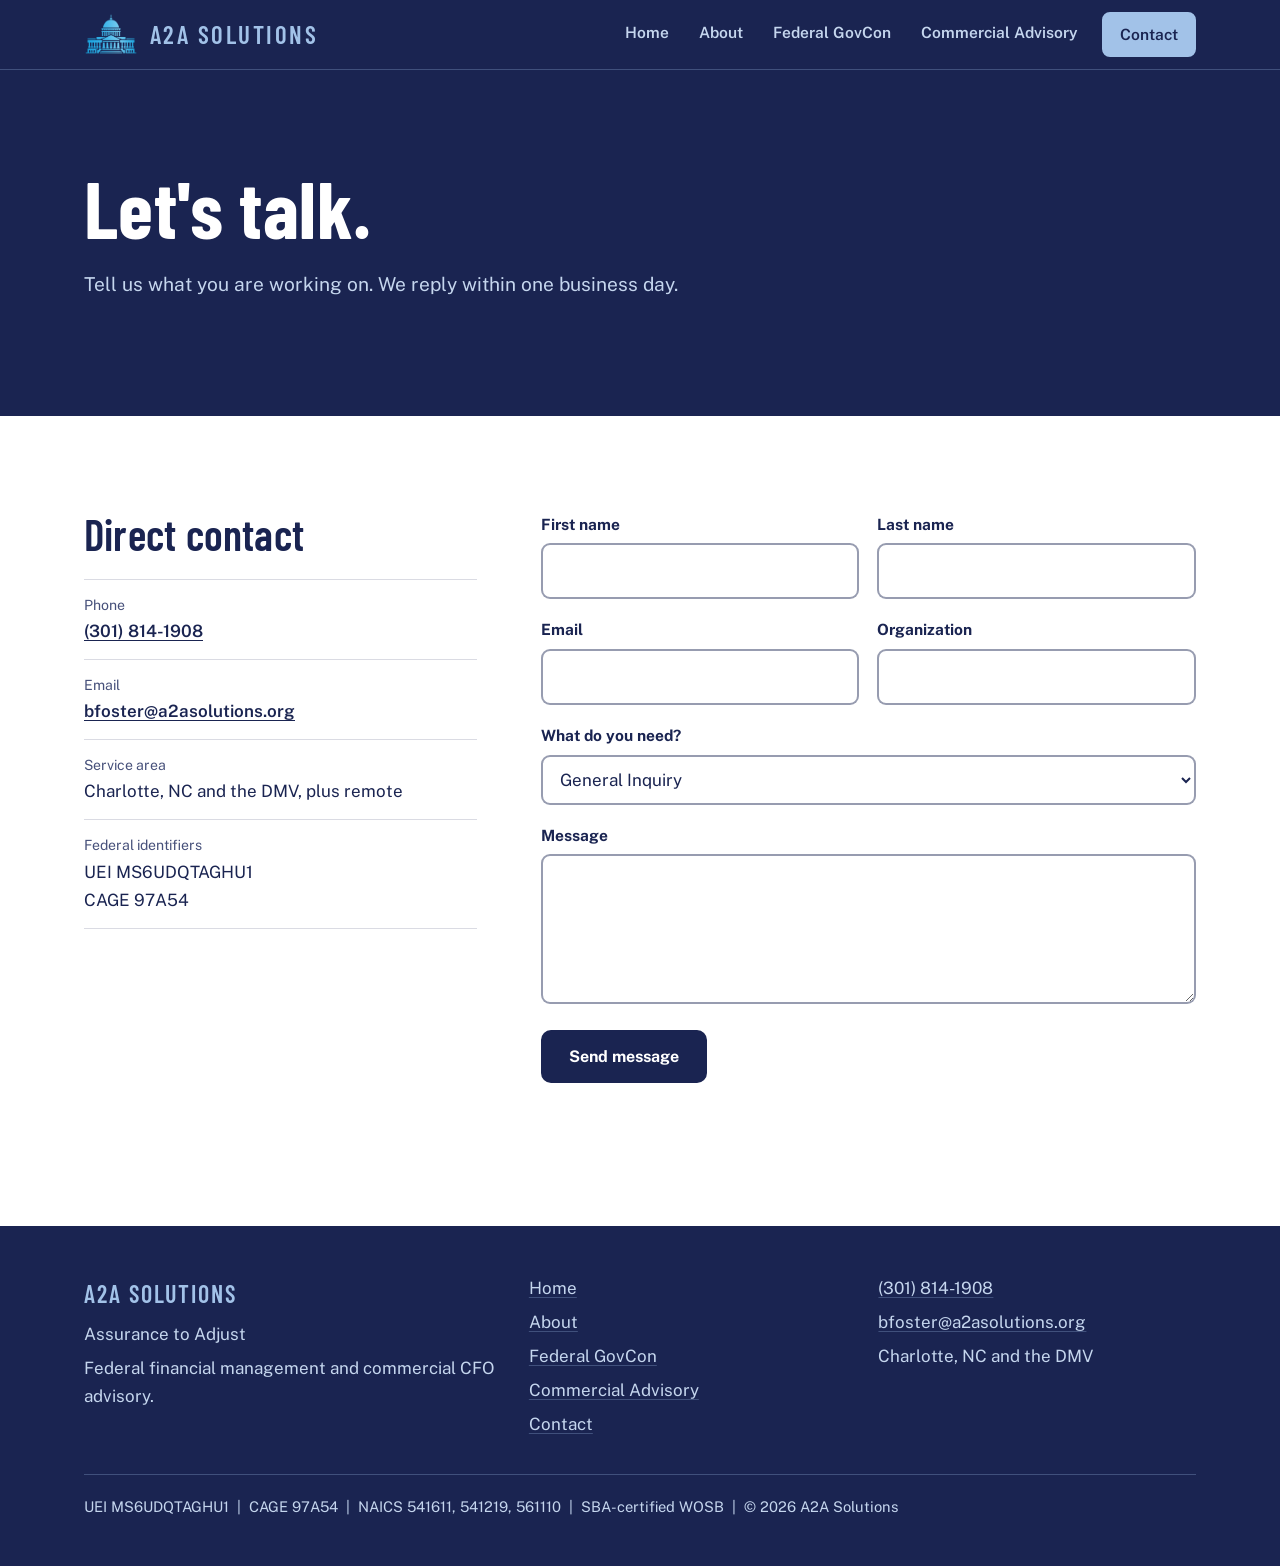
<file: contact.html>
<!doctype html>
<html lang="en"><head>
<meta charset="utf-8"><meta name="viewport" content="width=device-width,initial-scale=1">
<title>Contact A2A Solutions</title>
<meta name="description" content="Contact A2A Solutions for federal subcontracting opportunities, commercial CFO retainers, or general questions. We reply within one business day.">
<link rel="canonical" href="https://a2asolutions.org/contact">
<meta name="theme-color" content="#1a2451">
<meta property="og:type" content="website"><meta property="og:site_name" content="A2A Solutions">
<meta property="og:title" content="Contact A2A Solutions"><meta property="og:description" content="Contact A2A Solutions for federal subcontracting opportunities, commercial CFO retainers, or general questions. We reply within one business day.">
<meta property="og:url" content="https://a2asolutions.org/contact"><meta property="og:image" content="https://a2asolutions.org/assets/img/og-image.png">
<meta name="twitter:card" content="summary_large_image">
<link rel="icon" type="image/png" sizes="48x48" href="/assets/img/favicon-48.png">
<link rel="icon" type="image/png" sizes="512x512" href="/assets/img/favicon-512.png">
<link rel="apple-touch-icon" href="/assets/img/apple-touch-icon.png">
<link rel="preconnect" href="https://fonts.googleapis.com"><link rel="preconnect" href="https://fonts.gstatic.com" crossorigin>
<link href="https://fonts.googleapis.com/css2?family=Barlow+Condensed:wght@600;700&family=Public+Sans:wght@400;600;700&display=swap" rel="stylesheet">
<link rel="stylesheet" href="/assets/site.css">
<script type="application/ld+json">{"@context":"https://schema.org","@type":"ProfessionalService","name":"A2A Solutions","url":"https://a2asolutions.org","logo":"https://a2asolutions.org/assets/img/logo-full.png","telephone":"+1-301-814-1908","email":"bfoster@a2asolutions.org","founder":{"@type":"Person","name":"Breyana Foster"},"areaServed":["Charlotte, NC","Washington DC metro area"]}</script>
</head><body>
<a class="skip" href="#main">Skip to content</a>
<header class="site-head"><div class="wrap head-in">
<a class="brand" href="/"><img src="/assets/img/logo-mark.png" alt="" width="54" height="42"><span>A2A SOLUTIONS</span></a>
<button class="menu-btn" aria-expanded="false" aria-controls="nav">Menu</button>
<nav class="nav" id="nav" aria-label="Main"><a href="/">Home</a><a href="/about">About</a><a href="/govcon">Federal GovCon</a><a href="/commercial-advisory">Commercial Advisory</a><a class="contact" href="/contact" aria-current="page">Contact</a></nav>
</div></header>
<main id="main">
<section class="dark"><div class="wrap"><h1>Let's talk.</h1><p style="margin-top:20px;font-size:1.2rem">Tell us what you are working on. We reply within one business day.</p></div></section>
<section><div class="wrap contact-grid">
<div><h2>Direct contact</h2>
<ul class="clist">
<li><small>Phone</small><a href="tel:+13018141908">(301) 814-1908</a></li>
<li><small>Email</small><a href="mailto:bfoster@a2asolutions.org">bfoster@a2asolutions.org</a></li>
<li><small>Service area</small>Charlotte, NC and the DMV, plus remote</li>
<li><small>Federal identifiers</small>UEI MS6UDQTAGHU1<br>CAGE 97A54</li></ul></div>
<div><form id="contactForm" novalidate data-endpoint="https://formspree.io/f/mqperwry">
<div class="two"><div><label for="fn">First name</label><input id="fn" name="first_name" autocomplete="given-name" required></div><div><label for="ln">Last name</label><input id="ln" name="last_name" autocomplete="family-name" required></div></div>
<div class="two"><div><label for="em">Email</label><input id="em" name="email" type="email" autocomplete="email" required></div><div><label for="org">Organization</label><input id="org" name="organization" autocomplete="organization"></div></div>
<div><label for="service">What do you need?</label><select id="service" name="service" required><option>Federal Subcontracting Opportunity</option><option>GovCon Firm Financial Advisory</option><option>Commercial CFO Retainer (Tier I)</option><option selected>General Inquiry</option></select></div>
<div><label for="msg">Message</label><textarea id="msg" name="message" required></textarea></div>
<div class="hp" aria-hidden="true"><label>Leave blank <input name="bot-field" tabindex="-1" autocomplete="off"></label></div>
<div><button class="btn" type="submit">Send message</button></div>
<p class="status" id="formStatus" role="status" aria-live="polite"></p>
</form></div></div></section>
</main>
<footer><div class="wrap">
<div class="f-grid">
<div><p class="name">A2A SOLUTIONS</p><p>Assurance to Adjust</p><p>Federal financial management and commercial CFO advisory.</p></div>
<div><ul><li><a href="/">Home</a></li><li><a href="/about">About</a></li><li><a href="/govcon">Federal GovCon</a></li><li><a href="/commercial-advisory">Commercial Advisory</a></li><li><a href="/contact">Contact</a></li></ul></div>
<div><p><a href="tel:+13018141908">(301) 814-1908</a></p><p><a href="mailto:bfoster@a2asolutions.org">bfoster@a2asolutions.org</a></p><p>Charlotte, NC and the DMV</p></div>
</div>
<p class="legal">UEI MS6UDQTAGHU1 &nbsp;|&nbsp; CAGE 97A54 &nbsp;|&nbsp; NAICS 541611, 541219, 561110 &nbsp;|&nbsp; SBA-certified WOSB &nbsp;|&nbsp; &copy; <span id="year">2026</span> A2A Solutions</p>
</div></footer>
<script src="/assets/site.js"></script>
</body></html>
</file>
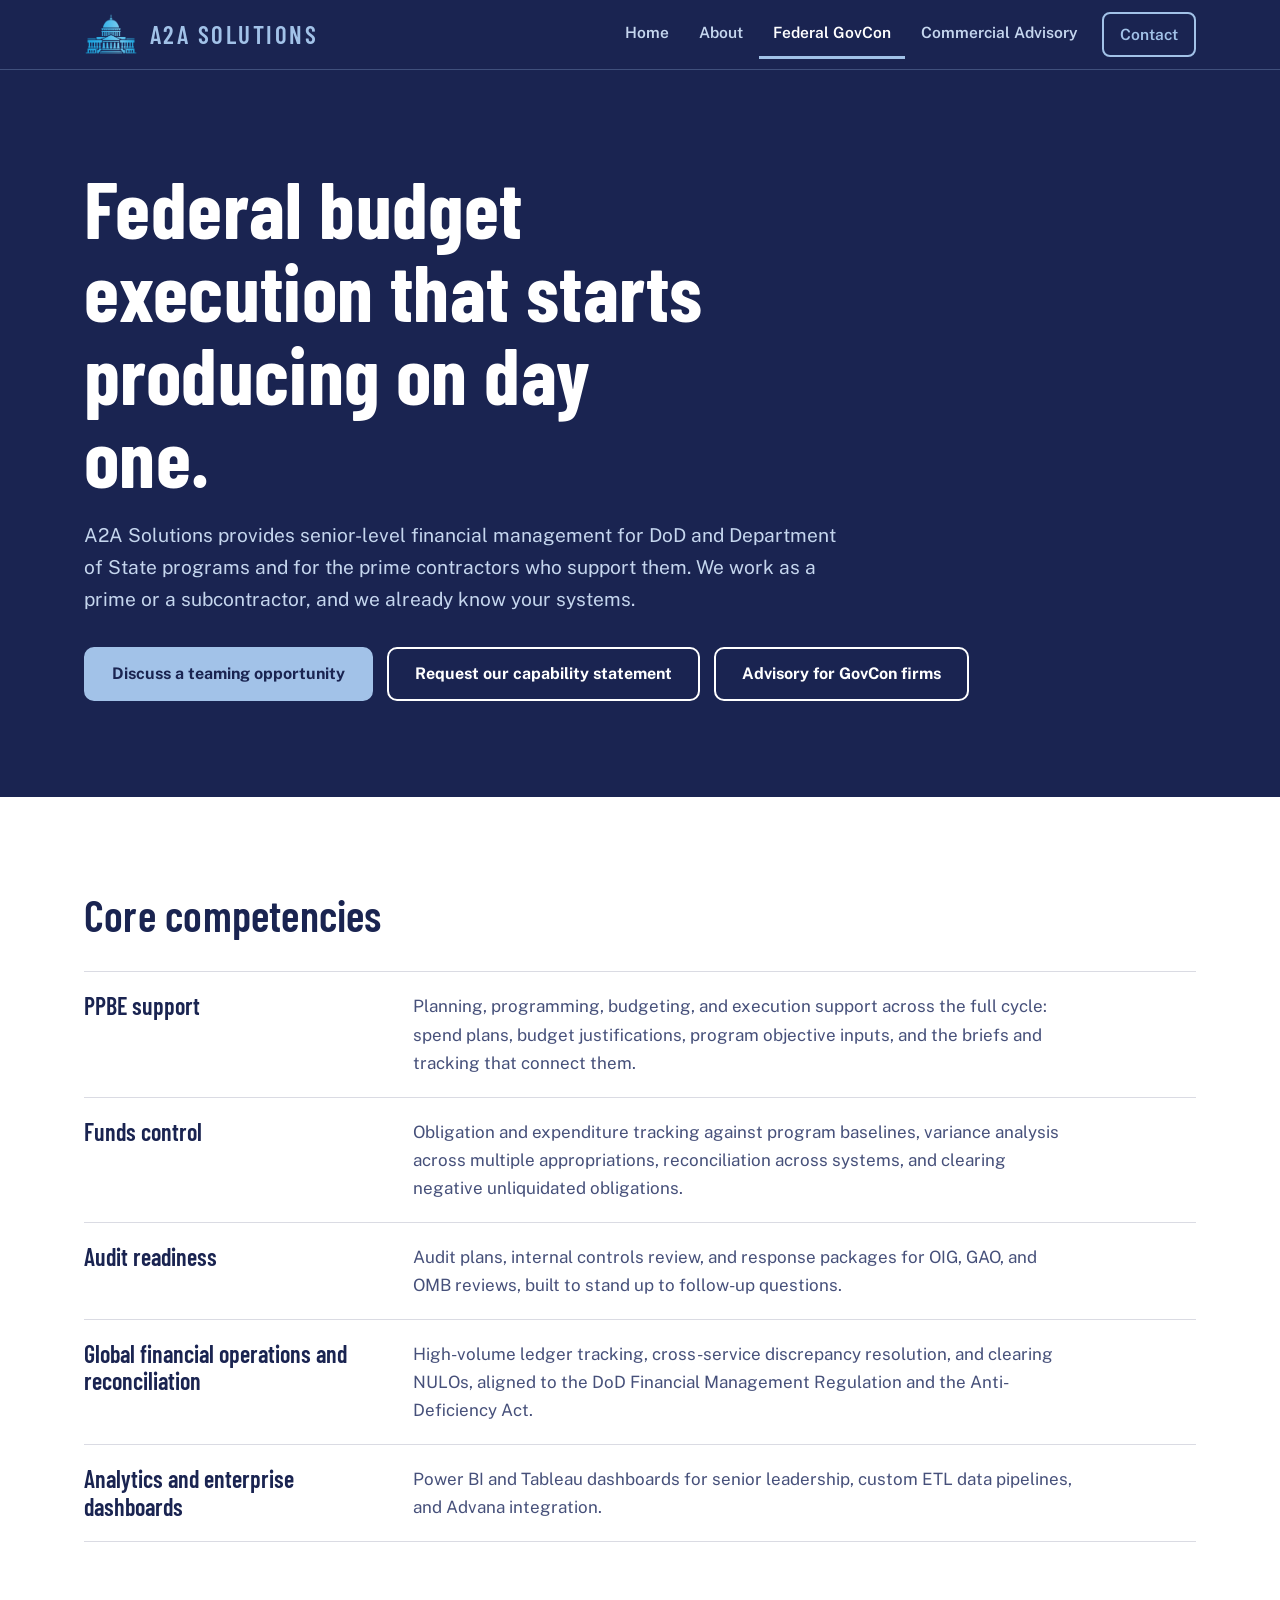
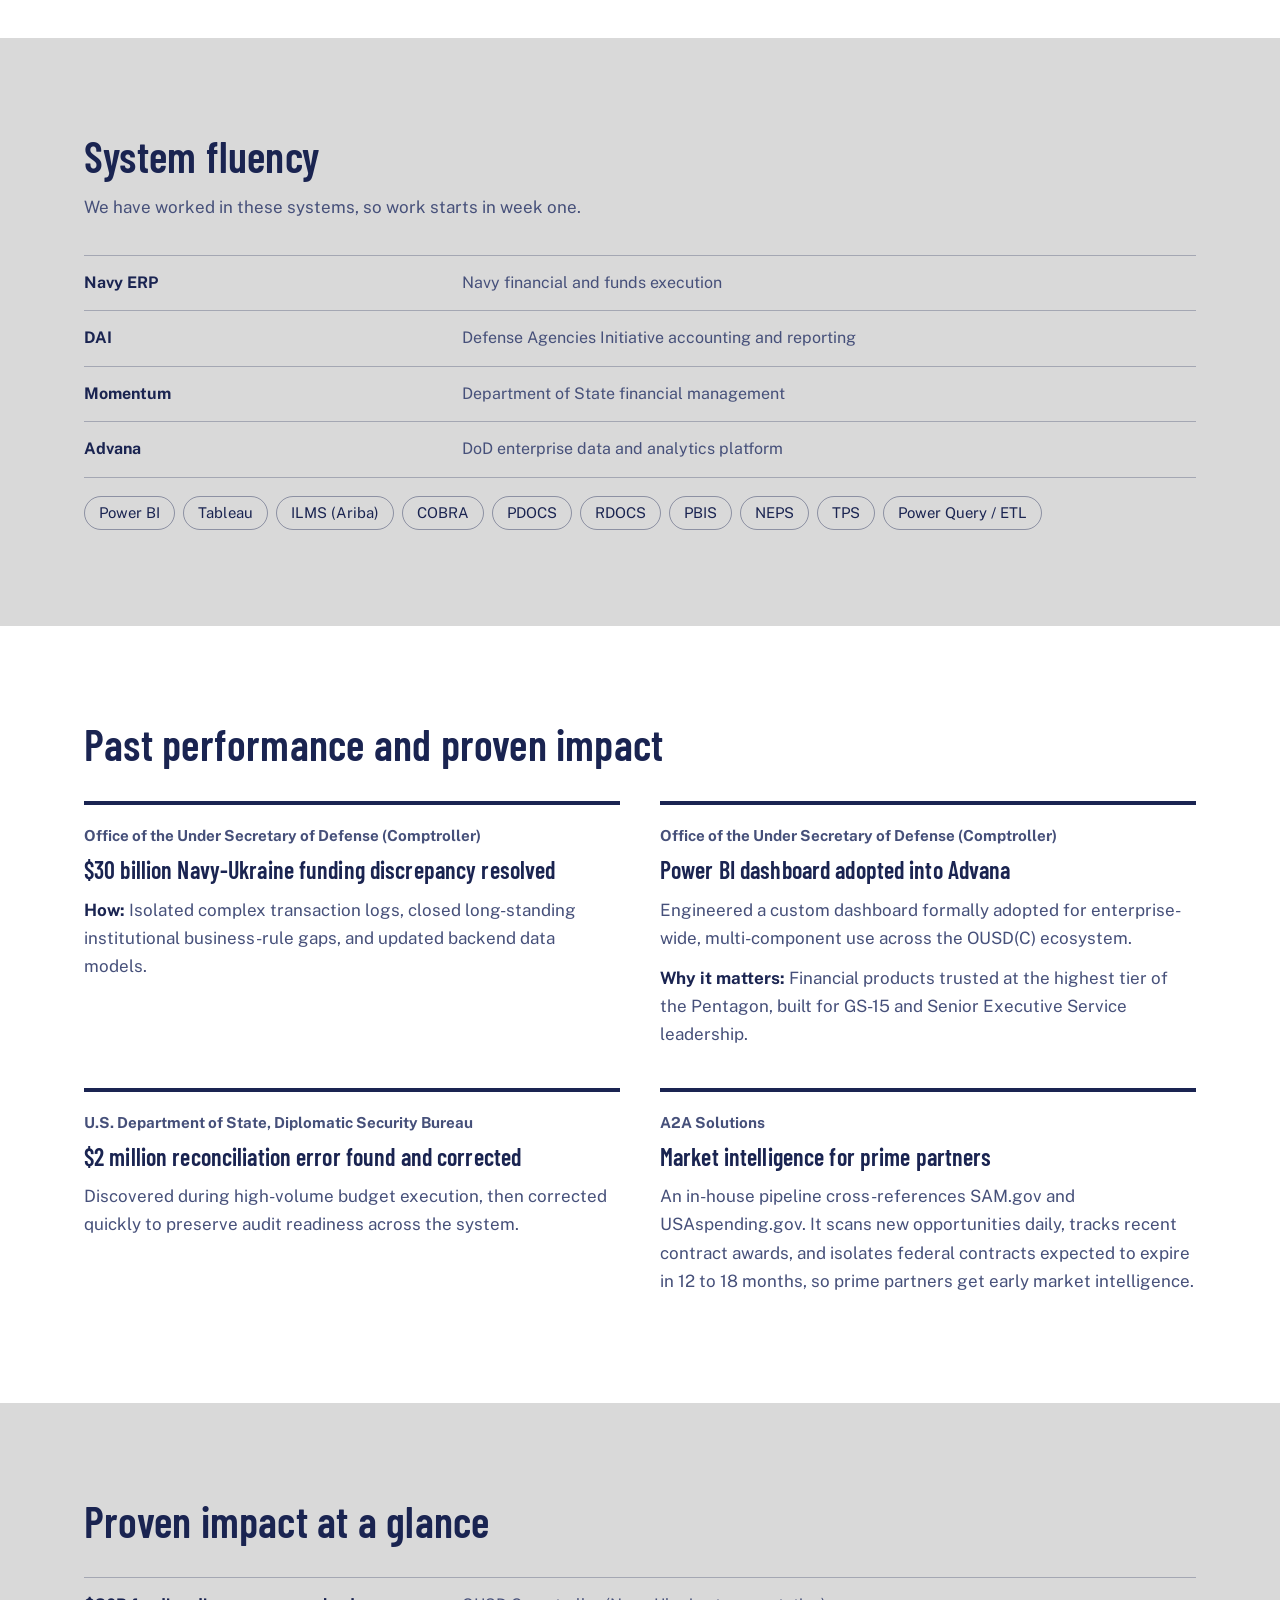
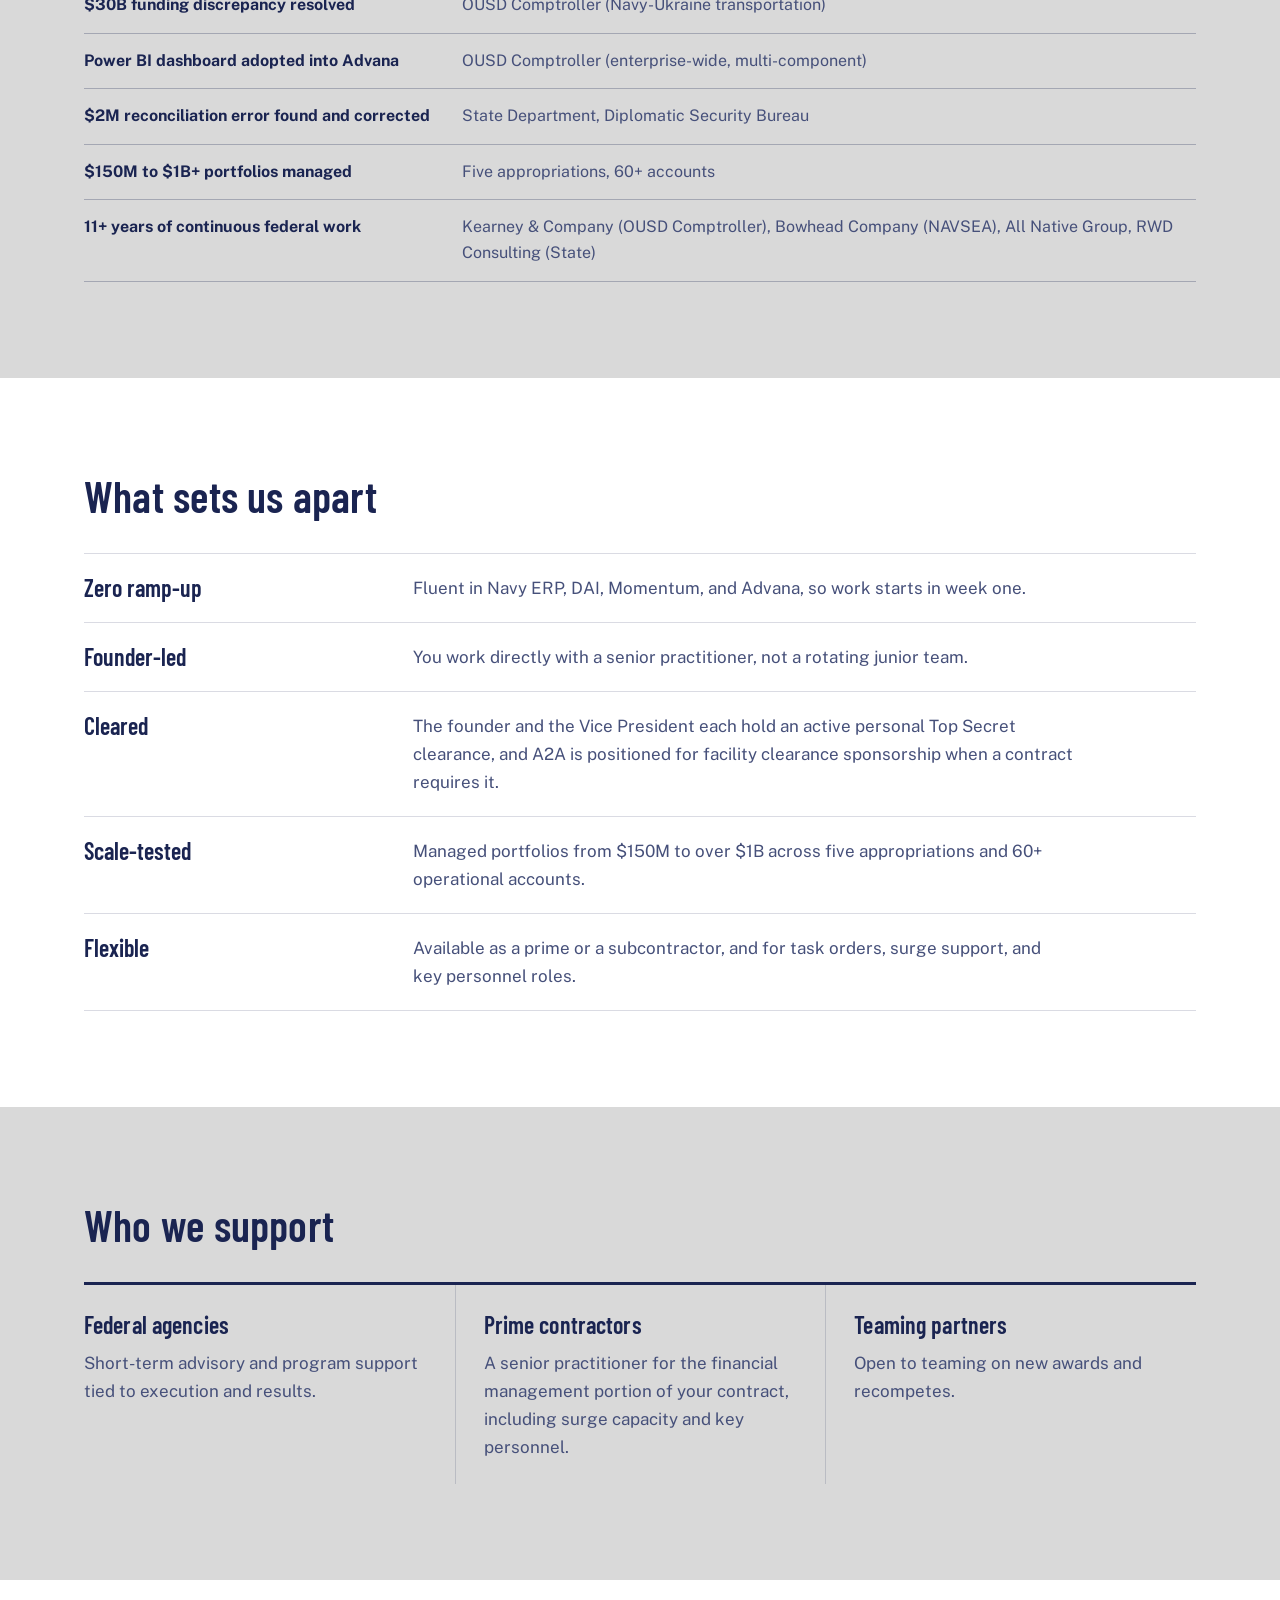
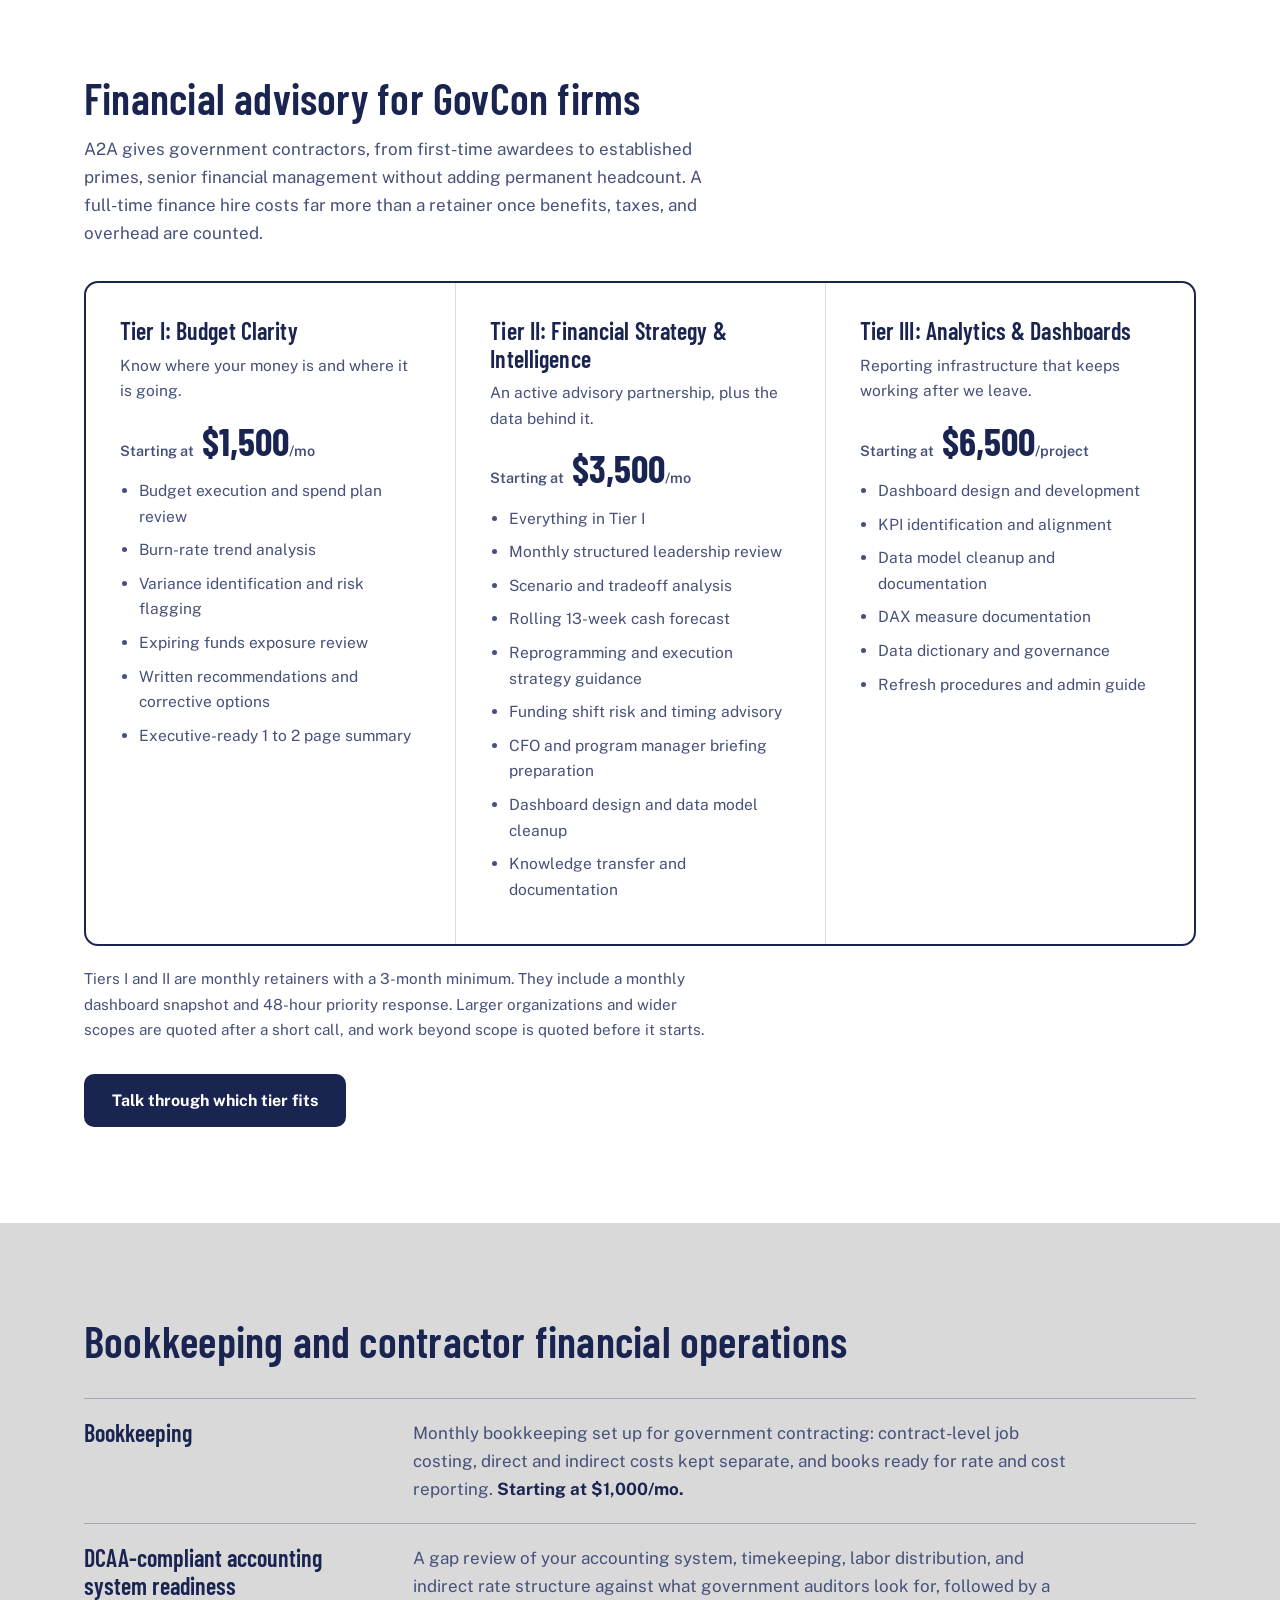
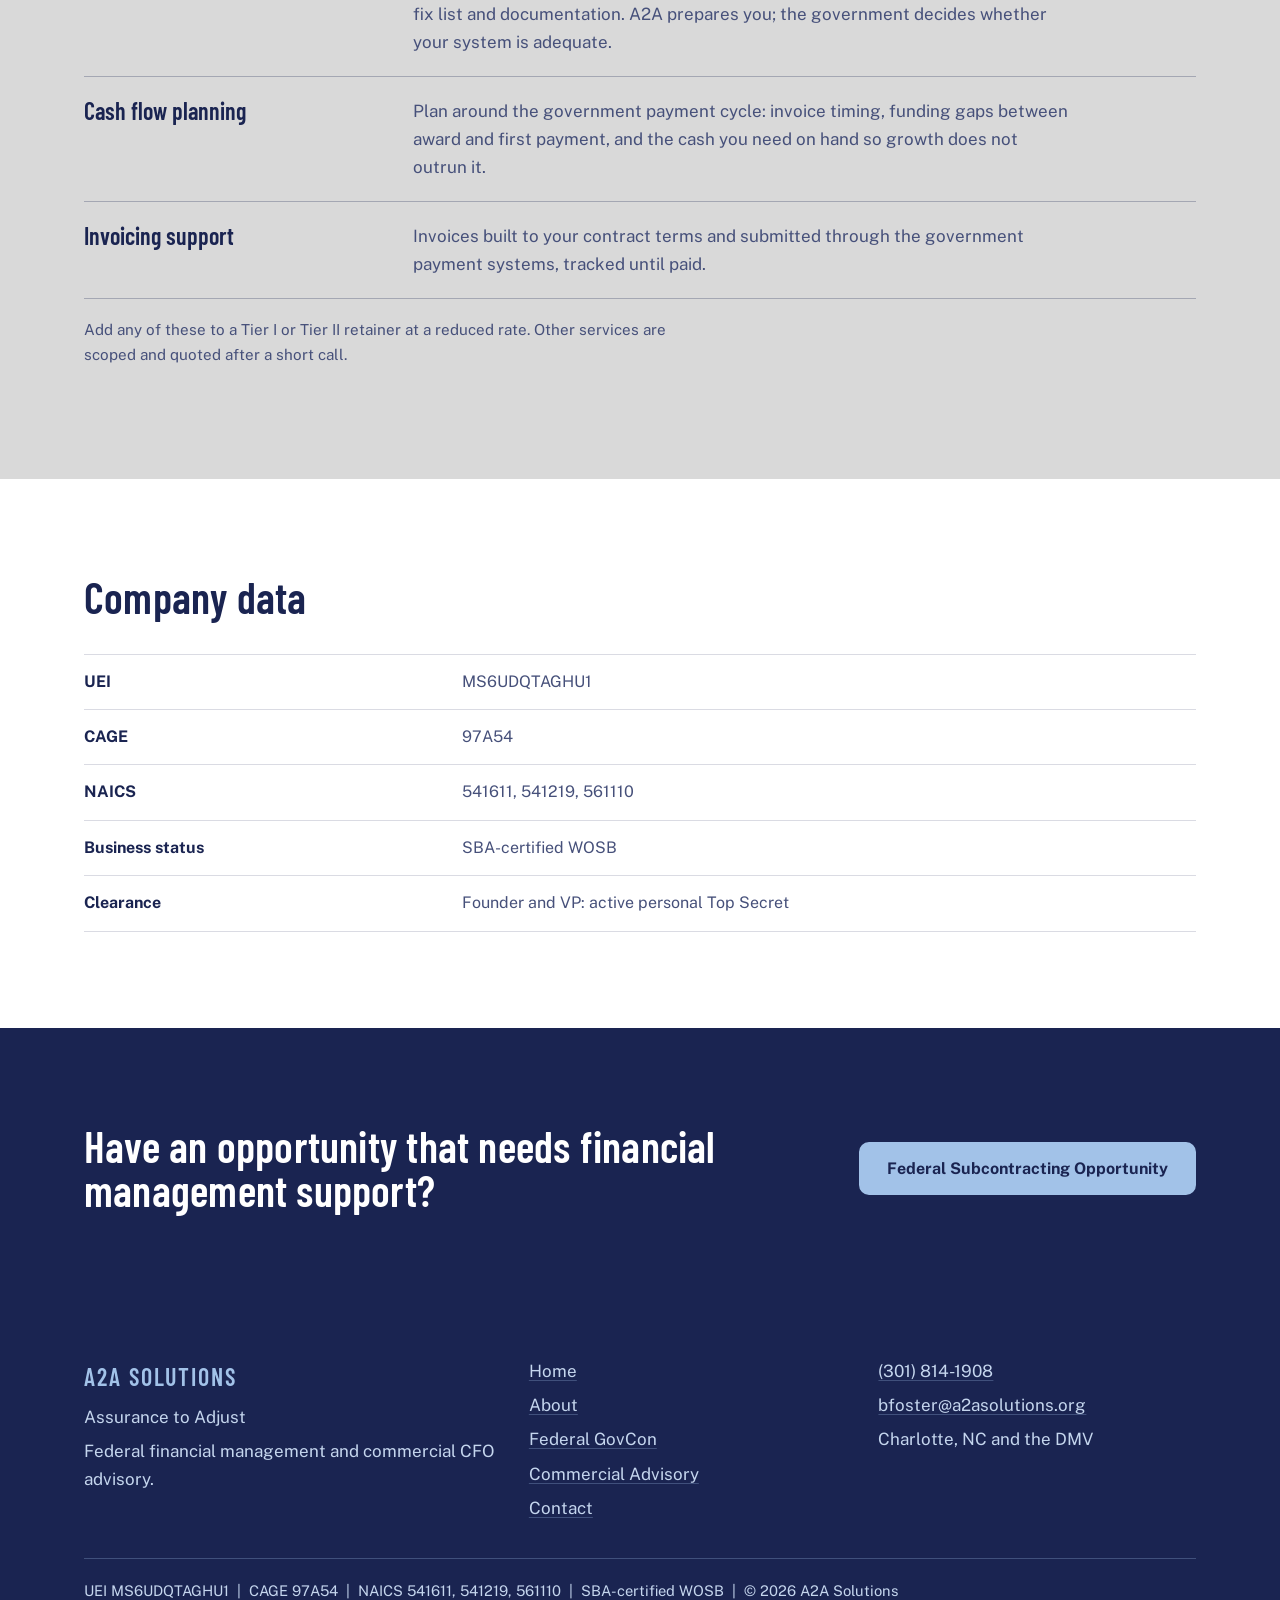
<file: govcon.html>
<!doctype html>
<html lang="en"><head>
<meta charset="utf-8"><meta name="viewport" content="width=device-width,initial-scale=1">
<title>Federal GovCon | A2A Solutions — Budget Execution and PPBE Advisory</title>
<meta name="description" content="Elite federal budget execution &amp; PPBE advisory by A2A Solutions. Active TS cleared, SBA WOSB providing zero-ramp-up financial management for DoD &amp; DoS.">
<link rel="canonical" href="https://a2asolutions.org/govcon">
<meta name="theme-color" content="#1a2451">
<meta property="og:type" content="website"><meta property="og:site_name" content="A2A Solutions">
<meta property="og:title" content="Federal GovCon | A2A Solutions — Budget Execution and PPBE Advisory"><meta property="og:description" content="Elite federal budget execution &amp; PPBE advisory by A2A Solutions. Active TS cleared, SBA WOSB providing zero-ramp-up financial management for DoD &amp; DoS.">
<meta property="og:url" content="https://a2asolutions.org/govcon"><meta property="og:image" content="https://a2asolutions.org/assets/img/og-image.png">
<meta name="twitter:card" content="summary_large_image">
<link rel="icon" type="image/png" sizes="48x48" href="/assets/img/favicon-48.png">
<link rel="icon" type="image/png" sizes="512x512" href="/assets/img/favicon-512.png">
<link rel="apple-touch-icon" href="/assets/img/apple-touch-icon.png">
<link rel="preconnect" href="https://fonts.googleapis.com"><link rel="preconnect" href="https://fonts.gstatic.com" crossorigin>
<link href="https://fonts.googleapis.com/css2?family=Barlow+Condensed:wght@600;700&family=Public+Sans:wght@400;600;700&display=swap" rel="stylesheet">
<link rel="stylesheet" href="/assets/site.css">
<script type="application/ld+json">{"@context":"https://schema.org","@type":"ProfessionalService","name":"A2A Solutions","url":"https://a2asolutions.org","logo":"https://a2asolutions.org/assets/img/logo-full.png","telephone":"+1-301-814-1908","email":"bfoster@a2asolutions.org","founder":{"@type":"Person","name":"Breyana Foster"},"areaServed":["Charlotte, NC","Washington DC metro area"]}</script>
</head><body>
<a class="skip" href="#main">Skip to content</a>
<header class="site-head"><div class="wrap head-in">
<a class="brand" href="/"><img src="/assets/img/logo-mark.png" alt="" width="54" height="42"><span>A2A SOLUTIONS</span></a>
<button class="menu-btn" aria-expanded="false" aria-controls="nav">Menu</button>
<nav class="nav" id="nav" aria-label="Main"><a href="/">Home</a><a href="/about">About</a><a href="/govcon" aria-current="page">Federal GovCon</a><a href="/commercial-advisory">Commercial Advisory</a><a class="contact" href="/contact">Contact</a></nav>
</div></header>
<main id="main">
<section class="dark"><div class="wrap"><h1>Federal budget execution that starts producing on day one.</h1>
<p style="margin-top:22px;font-size:1.2rem">A2A Solutions provides senior-level financial management for DoD and Department of State programs and for the prime contractors who support them. We work as a prime or a subcontractor, and we already know your systems.</p>
<div class="btns"><a class="btn" href="/contact?service=federal">Discuss a teaming opportunity</a><a class="btn outline" href="mailto:bfoster@a2asolutions.org?subject=Capability%20statement%20request">Request our capability statement</a><a class="btn outline" href="#advisory">Advisory for GovCon firms</a></div></div></section>

<section><div class="wrap"><div class="head"><h2>Core competencies</h2></div>
<dl class="ledger">
<div><dt>PPBE support</dt><dd>Planning, programming, budgeting, and execution support across the full cycle: spend plans, budget justifications, program objective inputs, and the briefs and tracking that connect them.</dd></div>
<div><dt>Funds control</dt><dd>Obligation and expenditure tracking against program baselines, variance analysis across multiple appropriations, reconciliation across systems, and clearing negative unliquidated obligations.</dd></div>
<div><dt>Audit readiness</dt><dd>Audit plans, internal controls review, and response packages for OIG, GAO, and OMB reviews, built to stand up to follow-up questions.</dd></div>
<div><dt>Global financial operations and reconciliation</dt><dd>High-volume ledger tracking, cross-service discrepancy resolution, and clearing NULOs, aligned to the DoD Financial Management Regulation and the Anti-Deficiency Act.</dd></div>
<div><dt>Analytics and enterprise dashboards</dt><dd>Power BI and Tableau dashboards for senior leadership, custom ETL data pipelines, and Advana integration.</dd></div>
</dl></div></section>

<section class="tint"><div class="wrap"><div class="head"><h2>System fluency</h2><p>We have worked in these systems, so work starts in week one.</p></div>
<table class="tbl"><tr><th>Navy ERP</th><td>Navy financial and funds execution</td></tr><tr><th>DAI</th><td>Defense Agencies Initiative accounting and reporting</td></tr><tr><th>Momentum</th><td>Department of State financial management</td></tr><tr><th>Advana</th><td>DoD enterprise data and analytics platform</td></tr></table>
<ul class="tags"><li>Power BI</li><li>Tableau</li><li>ILMS (Ariba)</li><li>COBRA</li><li>PDOCS</li><li>RDOCS</li><li>PBIS</li><li>NEPS</li><li>TPS</li><li>Power Query / ETL</li></ul>
</div></section>

<section><div class="wrap"><div class="head"><h2>Past performance and proven impact</h2></div>
<div class="perf">
<article><p class="where">Office of the Under Secretary of Defense (Comptroller)</p><h3>$30 billion Navy-Ukraine funding discrepancy resolved</h3><p><strong>How:</strong> Isolated complex transaction logs, closed long-standing institutional business-rule gaps, and updated backend data models.</p></article>
<article><p class="where">Office of the Under Secretary of Defense (Comptroller)</p><h3>Power BI dashboard adopted into Advana</h3><p>Engineered a custom dashboard formally adopted for enterprise-wide, multi-component use across the OUSD(C) ecosystem.</p><p><strong>Why it matters:</strong> Financial products trusted at the highest tier of the Pentagon, built for GS-15 and Senior Executive Service leadership.</p></article>
<article><p class="where">U.S. Department of State, Diplomatic Security Bureau</p><h3>$2 million reconciliation error found and corrected</h3><p>Discovered during high-volume budget execution, then corrected quickly to preserve audit readiness across the system.</p></article>
<article><p class="where">A2A Solutions</p><h3>Market intelligence for prime partners</h3><p>An in-house pipeline cross-references SAM.gov and USAspending.gov. It scans new opportunities daily, tracks recent contract awards, and isolates federal contracts expected to expire in 12 to 18 months, so prime partners get early market intelligence.</p></article>
</div></div></section>

<section class="tint"><div class="wrap"><div class="head"><h2>Proven impact at a glance</h2></div>
<table class="tbl">
<tr><th>$30B funding discrepancy resolved</th><td>OUSD Comptroller (Navy-Ukraine transportation)</td></tr>
<tr><th>Power BI dashboard adopted into Advana</th><td>OUSD Comptroller (enterprise-wide, multi-component)</td></tr>
<tr><th>$2M reconciliation error found and corrected</th><td>State Department, Diplomatic Security Bureau</td></tr>
<tr><th>$150M to $1B+ portfolios managed</th><td>Five appropriations, 60+ accounts</td></tr>
<tr><th>11+ years of continuous federal work</th><td>Kearney &amp; Company (OUSD Comptroller), Bowhead Company (NAVSEA), All Native Group, RWD Consulting (State)</td></tr>
</table></div></section>

<section><div class="wrap"><div class="head"><h2>What sets us apart</h2></div>
<dl class="ledger">
<div><dt>Zero ramp-up</dt><dd>Fluent in Navy ERP, DAI, Momentum, and Advana, so work starts in week one.</dd></div>
<div><dt>Founder-led</dt><dd>You work directly with a senior practitioner, not a rotating junior team.</dd></div>
<div><dt>Cleared</dt><dd>The founder and the Vice President each hold an active personal Top Secret clearance, and A2A is positioned for facility clearance sponsorship when a contract requires it.</dd></div>
<div><dt>Scale-tested</dt><dd>Managed portfolios from $150M to over $1B across five appropriations and 60+ operational accounts.</dd></div>
<div><dt>Flexible</dt><dd>Available as a prime or a subcontractor, and for task orders, surge support, and key personnel roles.</dd></div>
</dl></div></section>

<section class="tint"><div class="wrap"><div class="head"><h2>Who we support</h2></div>
<div class="cols">
<div><h3>Federal agencies</h3><p>Short-term advisory and program support tied to execution and results.</p></div>
<div><h3>Prime contractors</h3><p>A senior practitioner for the financial management portion of your contract, including surge capacity and key personnel.</p></div>
<div><h3>Teaming partners</h3><p>Open to teaming on new awards and recompetes.</p></div>
</div></div></section>

<section id="advisory"><div class="wrap"><div class="head"><h2>Financial advisory for GovCon firms</h2><p>A2A gives government contractors, from first-time awardees to established primes, senior financial management without adding permanent headcount. A full-time finance hire costs far more than a retainer once benefits, taxes, and overhead are counted.</p></div>
<div class="ladder">
<div class="tier"><h3>Tier I: Budget Clarity</h3><p class="muted">Know where your money is and where it is going.</p><p class="from"><small>Starting at</small> $1,500<small>/mo</small></p><ul><li>Budget execution and spend plan review</li><li>Burn-rate trend analysis</li><li>Variance identification and risk flagging</li><li>Expiring funds exposure review</li><li>Written recommendations and corrective options</li><li>Executive-ready 1 to 2 page summary</li></ul></div>
<div class="tier"><h3>Tier II: Financial Strategy &amp; Intelligence</h3><p class="muted">An active advisory partnership, plus the data behind it.</p><p class="from"><small>Starting at</small> $3,500<small>/mo</small></p><ul><li>Everything in Tier I</li><li>Monthly structured leadership review</li><li>Scenario and tradeoff analysis</li><li>Rolling 13-week cash forecast</li><li>Reprogramming and execution strategy guidance</li><li>Funding shift risk and timing advisory</li><li>CFO and program manager briefing preparation</li><li>Dashboard design and data model cleanup</li><li>Knowledge transfer and documentation</li></ul></div>
<div class="tier"><h3>Tier III: Analytics &amp; Dashboards</h3><p class="muted">Reporting infrastructure that keeps working after we leave.</p><p class="from"><small>Starting at</small> $6,500<small>/project</small></p><ul><li>Dashboard design and development</li><li>KPI identification and alignment</li><li>Data model cleanup and documentation</li><li>DAX measure documentation</li><li>Data dictionary and governance</li><li>Refresh procedures and admin guide</li></ul></div>
</div>
<p class="note" style="margin-top:20px">Tiers I and II are monthly retainers with a 3-month minimum. They include a monthly dashboard snapshot and 48-hour priority response. Larger organizations and wider scopes are quoted after a short call, and work beyond scope is quoted before it starts.</p>
<div class="btns"><a class="btn" href="/contact?service=govcon-firm">Talk through which tier fits</a></div>
</div></section>

<section class="tint"><div class="wrap"><div class="head"><h2>Bookkeeping and contractor financial operations</h2></div>
<dl class="ledger"><div><dt>Bookkeeping</dt><dd>Monthly bookkeeping set up for government contracting: contract-level job costing, direct and indirect costs kept separate, and books ready for rate and cost reporting. <strong>Starting at $1,000/mo.</strong></dd></div><div><dt>DCAA-compliant accounting system readiness</dt><dd>A gap review of your accounting system, timekeeping, labor distribution, and indirect rate structure against what government auditors look for, followed by a fix list and documentation. A2A prepares you; the government decides whether your system is adequate.</dd></div><div><dt>Cash flow planning</dt><dd>Plan around the government payment cycle: invoice timing, funding gaps between award and first payment, and the cash you need on hand so growth does not outrun it.</dd></div><div><dt>Invoicing support</dt><dd>Invoices built to your contract terms and submitted through the government payment systems, tracked until paid.</dd></div></dl><p class="note" style="margin-top:18px">Add any of these to a Tier I or Tier II retainer at a reduced rate. Other services are scoped and quoted after a short call.</p>
</div></section>

<section><div class="wrap"><div class="head"><h2>Company data</h2></div>
<table class="tbl"><tr><th>UEI</th><td>MS6UDQTAGHU1</td></tr><tr><th>CAGE</th><td>97A54</td></tr><tr><th>NAICS</th><td>541611, 541219, 561110</td></tr><tr><th>Business status</th><td>SBA-certified WOSB</td></tr><tr><th>Clearance</th><td>Founder and VP: active personal Top Secret</td></tr></table>
</div></section>
<section class="dark"><div class="wrap band"><div><h2>Have an opportunity that needs financial management support?</h2></div><div class="btns"><a class="btn" href="/contact?service=federal">Federal Subcontracting Opportunity</a></div></div></section>
</main>
<footer><div class="wrap">
<div class="f-grid">
<div><p class="name">A2A SOLUTIONS</p><p>Assurance to Adjust</p><p>Federal financial management and commercial CFO advisory.</p></div>
<div><ul><li><a href="/">Home</a></li><li><a href="/about">About</a></li><li><a href="/govcon">Federal GovCon</a></li><li><a href="/commercial-advisory">Commercial Advisory</a></li><li><a href="/contact">Contact</a></li></ul></div>
<div><p><a href="tel:+13018141908">(301) 814-1908</a></p><p><a href="mailto:bfoster@a2asolutions.org">bfoster@a2asolutions.org</a></p><p>Charlotte, NC and the DMV</p></div>
</div>
<p class="legal">UEI MS6UDQTAGHU1 &nbsp;|&nbsp; CAGE 97A54 &nbsp;|&nbsp; NAICS 541611, 541219, 561110 &nbsp;|&nbsp; SBA-certified WOSB &nbsp;|&nbsp; &copy; <span id="year">2026</span> A2A Solutions</p>
</div></footer>
<script src="/assets/site.js"></script>
</body></html>
</file>
<file: assets/site.css>
:root{
  --navy:#1a2451; --sky:#a2c2e8; --gray:#d9d9d9; --paper:#ffffff;
  --text:#1a2451; --text-2:#46507a; --on-dark:#ffffff; --on-dark-2:#c5d6ee;
  --rule:rgba(26,36,81,.16); --rule-dark:rgba(162,194,232,.28);
  --display:'Barlow Condensed','Arial Narrow',system-ui,sans-serif;
  --body:'Public Sans',system-ui,-apple-system,'Segoe UI',sans-serif;
}
*{box-sizing:border-box;}
html{scroll-behavior:smooth;}
@media (prefers-reduced-motion:reduce){html{scroll-behavior:auto;} *{transition:none !important;}}
body{margin:0;background:var(--paper);color:var(--text);font-family:var(--body);font-size:17px;line-height:1.65;-webkit-font-smoothing:antialiased;}
img{max-width:100%;height:auto;display:block;}
h1,h2,h3{font-family:var(--display);font-weight:600;line-height:1.04;letter-spacing:.005em;margin:0;}
h1{font-size:clamp(2.7rem,6.6vw,5rem);font-weight:700;}
h2{font-size:clamp(1.9rem,3.6vw,2.7rem);}
h3{font-size:1.5rem;line-height:1.15;}
p{margin:0 0 1em;max-width:64ch;}
a{color:inherit;}
:focus-visible{outline:3px solid var(--sky);outline-offset:3px;border-radius:4px;}
.on-light :focus-visible{outline-color:var(--navy);}
.wrap{max-width:1160px;margin:0 auto;padding-inline:24px;}
.skip{position:absolute;left:-999px;top:8px;background:var(--paper);color:var(--navy);padding:8px 14px;border-radius:6px;z-index:60;}
.skip:focus{left:8px;}

/* ---------- surfaces ---------- */
.dark{background:var(--navy);color:var(--on-dark);}
.dark p,.dark .muted{color:var(--on-dark-2);}
.tint{background:var(--gray);}
section{padding-block:clamp(52px,8vw,96px);}
.muted{color:var(--text-2);}
.dark .muted{color:var(--on-dark-2);}
.head{margin-bottom:34px;}
.head p{margin:14px 0 0;color:var(--text-2);}
.dark .head p{color:var(--on-dark-2);}

/* ---------- header ---------- */
.site-head{position:sticky;top:0;z-index:40;background:var(--navy);color:var(--on-dark);border-bottom:1px solid var(--rule-dark);}
.head-in{display:flex;align-items:center;justify-content:space-between;gap:16px;padding-block:10px;}
.brand{display:flex;align-items:center;gap:12px;text-decoration:none;}
.brand img{height:42px;width:auto;}
.brand span{font-family:var(--display);font-weight:600;font-size:1.55rem;letter-spacing:.1em;line-height:1;color:var(--sky);}
.nav{display:flex;align-items:center;gap:2px;}
.nav a{text-decoration:none;font-weight:600;font-size:.97rem;color:var(--on-dark-2);padding:10px 14px;border-bottom:3px solid transparent;transition:color .15s,border-color .15s;}
.nav a:hover{color:var(--on-dark);}
.nav a[aria-current="page"]{color:var(--on-dark);border-bottom-color:var(--sky);}
.nav a.contact{margin-left:8px;border:2px solid var(--sky);border-radius:8px;color:var(--sky);padding:8px 16px;}
.nav a.contact:hover,.nav a.contact[aria-current="page"]{background:var(--sky);color:var(--navy);}
.menu-btn{display:none;background:transparent;border:2px solid var(--rule-dark);color:var(--on-dark);border-radius:8px;padding:8px 14px;font:inherit;font-weight:600;cursor:pointer;}
@media (max-width:900px){
  .menu-btn{display:inline-block;}
  .nav{display:none;position:absolute;left:0;right:0;top:100%;background:var(--navy);flex-direction:column;align-items:stretch;padding:8px 24px 20px;border-bottom:1px solid var(--rule-dark);}
  .nav.open{display:flex;}
  .nav a{padding:14px 4px;border-bottom:1px solid var(--rule-dark);}
  .nav a[aria-current="page"]{border-bottom-color:var(--sky);}
  .nav a.contact{margin:14px 0 0;text-align:center;}
  .brand span{font-size:1.3rem;}
}

/* ---------- buttons ---------- */
.btn{display:inline-block;font-family:var(--body);font-weight:700;font-size:1rem;line-height:1.2;text-decoration:none;text-align:center;padding:15px 26px;border-radius:10px;border:2px solid var(--navy);background:var(--navy);color:var(--on-dark);cursor:pointer;transition:transform .12s,background .15s,color .15s;}
.btn:hover{transform:translateY(-1px);}
.dark .btn{background:var(--sky);border-color:var(--sky);color:var(--navy);}
.btn.outline{background:transparent;color:var(--navy);}
.btn.outline:hover{background:var(--navy);color:var(--on-dark);}
.dark .btn.outline{background:transparent;border-color:var(--on-dark);color:var(--on-dark);}
.dark .btn.outline:hover{background:var(--on-dark);color:var(--navy);}
.btns{display:flex;flex-wrap:wrap;gap:14px;margin-top:32px;}
@media (max-width:620px){.btns .btn{width:100%;}}

/* ---------- home hero ---------- */
.hero{padding-block:clamp(48px,8vw,104px);overflow:hidden;}
.hero-grid{display:grid;grid-template-columns:1.25fr .75fr;gap:40px;align-items:center;}
@media (max-width:860px){.hero-grid{grid-template-columns:1fr;} .hero-mark{display:none;}}
.hero h1 .l{display:block;}
.hero h1 .l:last-child{color:var(--sky);}
.hero p.lede{font-size:clamp(1.08rem,1.5vw,1.25rem);margin-top:26px;max-width:54ch;}
.hero-mark img{width:100%;max-width:420px;margin-left:auto;opacity:.95;}
.hero .btns{margin-top:36px;}
.hero .btn{min-height:58px;display:flex;align-items:center;justify-content:center;padding-inline:28px;}

/* ---------- two tracks ---------- */
.tracks{display:grid;grid-template-columns:1fr 1fr;gap:0;border:2px solid var(--navy);border-radius:14px;overflow:hidden;background:var(--paper);}
@media (max-width:800px){.tracks{grid-template-columns:1fr;}}
.track{padding:clamp(26px,4vw,44px);}
.track + .track{border-left:2px solid var(--navy);background:var(--navy);color:var(--on-dark);}
.track + .track p,.track + .track li{color:var(--on-dark-2);}
@media (max-width:800px){.track + .track{border-left:0;border-top:2px solid var(--navy);}}
.track h3{font-size:clamp(1.8rem,3vw,2.3rem);margin-bottom:12px;}
.track ul{margin:0 0 24px;padding-left:1.1em;}
.track li{margin-bottom:8px;}
.track a.go{font-weight:700;text-decoration:none;border-bottom:3px solid currentColor;padding-bottom:2px;}
.track + .track a.go{color:var(--sky);}

/* ---------- ledger rows ---------- */
.ledger{margin:0;padding:0;}
.ledger > div{display:grid;grid-template-columns:minmax(170px,.9fr) 2.4fr;gap:6px 36px;padding:20px 0;border-top:1px solid var(--rule);}
.ledger > div:last-child{border-bottom:1px solid var(--rule);}
.ledger dt{font-family:var(--display);font-weight:600;font-size:1.5rem;line-height:1.15;}
.ledger dd{margin:0;color:var(--text-2);max-width:66ch;}
.ledger dd strong{color:var(--text);font-weight:700;}
.tint .ledger > div{border-color:rgba(26,36,81,.28);}
@media (max-width:660px){.ledger > div{grid-template-columns:1fr;}}
.facts{display:grid;grid-template-columns:repeat(4,1fr);margin:0;border-top:3px solid var(--navy);}
.facts > div{padding:22px 20px 0 0;}
.facts dt{font-family:var(--display);font-weight:700;font-size:clamp(2rem,3.6vw,2.8rem);line-height:1;}
.facts dd{margin:8px 0 0;color:var(--text-2);font-size:.97rem;}
@media (max-width:800px){.facts{grid-template-columns:1fr 1fr;} .facts > div{padding-bottom:20px;}}

/* ---------- columns ---------- */
.cols{display:grid;grid-template-columns:repeat(3,1fr);border-top:3px solid var(--navy);}
.cols > div{padding:26px 28px 6px 0;}
.cols > div + div{padding-left:28px;border-left:1px solid var(--rule);}
.cols p{color:var(--text-2);}
.cols h3{margin-bottom:10px;}
@media (max-width:820px){.cols{grid-template-columns:1fr;} .cols > div,.cols > div + div{padding:22px 0 4px;border-left:0;border-top:1px solid var(--rule);} .cols > div:first-child{border-top:0;}}

/* ---------- past performance ---------- */
.perf{display:grid;grid-template-columns:1fr 1fr;gap:28px 40px;}
@media (max-width:820px){.perf{grid-template-columns:1fr;}}
.perf article{border-top:4px solid var(--navy);padding-top:18px;}
.perf .where{font-weight:700;font-size:.95rem;color:var(--text-2);margin:0 0 8px;}
.perf h3{margin-bottom:12px;}
.perf p{margin-bottom:.7em;color:var(--text-2);}
.perf p strong{color:var(--text);}

/* ---------- tables ---------- */
.tbl{width:100%;border-collapse:collapse;font-size:1rem;}
.tbl th,.tbl td{text-align:left;padding:14px 14px 14px 0;border-top:1px solid var(--rule);vertical-align:top;}
.tint .tbl th,.tint .tbl td{border-color:rgba(26,36,81,.28);}
.tbl tr:last-child th,.tbl tr:last-child td{border-bottom:1px solid var(--rule);}
.tint .tbl tr:last-child th,.tint .tbl tr:last-child td{border-bottom-color:rgba(26,36,81,.28);}
.tbl th{font-weight:700;width:34%;}
.tbl td{color:var(--text-2);}
@media (max-width:620px){.tbl th,.tbl td{display:block;width:auto;padding:4px 0;border:0;} .tbl tr{display:block;padding:12px 0;border-top:1px solid var(--rule);} .tbl tr:last-child{border-bottom:1px solid var(--rule);} .tbl tr:last-child th,.tbl tr:last-child td{border-bottom:0;}}
.tags{display:flex;flex-wrap:wrap;gap:8px;list-style:none;margin:18px 0 0;padding:0;}
.tags li{border:1px solid rgba(26,36,81,.4);border-radius:999px;padding:4px 14px;font-size:.93rem;}

/* ---------- compare + pricing ---------- */
.compare{width:100%;border-collapse:collapse;}
.compare th,.compare td{text-align:left;padding:15px 20px;vertical-align:top;}
.compare thead th{font-family:var(--display);font-size:1.5rem;font-weight:600;}
.compare thead th:first-child{background:var(--gray);}
.compare thead th:last-child{background:var(--navy);color:var(--on-dark);}
.compare td{border-top:1px solid var(--rule);}
.compare td:last-child{background:rgba(162,194,232,.28);font-weight:600;}
@media (max-width:620px){.compare th,.compare td{padding:12px 12px;font-size:.95rem;}}
.price-panel{display:grid;grid-template-columns:.8fr 1.4fr;gap:clamp(24px,4vw,56px);background:var(--paper);border:2px solid var(--navy);border-radius:14px;padding:clamp(26px,4vw,48px);}
@media (max-width:820px){.price-panel{grid-template-columns:1fr;}}
.price{font-family:var(--display);font-weight:700;font-size:clamp(3.4rem,7vw,5rem);line-height:.95;}
.price small{font-family:var(--body);font-size:1rem;font-weight:600;color:var(--text-2);margin-left:6px;}
.price-panel ul{margin:0 0 22px;padding-left:1.1em;}
.price-panel li{margin-bottom:12px;color:var(--text-2);}
.price-panel li strong{color:var(--text);}
.steps{list-style:none;margin:0;padding:0;display:grid;grid-template-columns:repeat(3,1fr);gap:30px;counter-reset:s;}
.steps li{counter-increment:s;border-top:4px solid var(--navy);padding-top:16px;}
.steps li::before{content:counter(s);display:block;font-family:var(--display);font-weight:700;font-size:2.6rem;line-height:1;margin-bottom:8px;}
.steps p{color:var(--text-2);margin:8px 0 0;}
@media (max-width:760px){.steps{grid-template-columns:1fr;}}
.note{font-size:.95rem;color:var(--text-2);max-width:70ch;}
.band{display:grid;grid-template-columns:1.6fr 1fr;gap:28px;align-items:center;}
@media (max-width:760px){.band{grid-template-columns:1fr;}}
.band .btns{margin:0;justify-content:flex-end;}
@media (max-width:760px){.band .btns{justify-content:flex-start;}}

/* ---------- about ---------- */
.about-grid{display:grid;grid-template-columns:.8fr 1.4fr;gap:clamp(28px,5vw,64px);align-items:start;}
@media (max-width:820px){.about-grid{grid-template-columns:1fr;} .portrait{max-width:340px;}}
.portrait img{width:100%;border-radius:12px;border:3px solid var(--navy);aspect-ratio:1/1;object-fit:cover;}
.portrait figcaption{font-size:.95rem;color:var(--text-2);margin-top:10px;}
.portrait{margin:0;}

/* ---------- contact ---------- */
.contact-grid{display:grid;grid-template-columns:.9fr 1.5fr;gap:clamp(28px,5vw,72px);}
@media (max-width:860px){.contact-grid{grid-template-columns:1fr;}}
.clist{list-style:none;margin:22px 0 0;padding:0;}
.clist li{padding:14px 0;border-top:1px solid var(--rule);}
.clist li:last-child{border-bottom:1px solid var(--rule);}
.clist small{display:block;font-size:.88rem;color:var(--text-2);}
.clist a{font-weight:600;text-underline-offset:3px;}
form{display:grid;gap:18px;}
.two{display:grid;grid-template-columns:1fr 1fr;gap:18px;}
@media (max-width:540px){.two{grid-template-columns:1fr;}}
label{display:block;font-weight:700;font-size:.97rem;margin-bottom:6px;}
input,select,textarea{width:100%;font:inherit;color:var(--text);background:var(--paper);border:2px solid rgba(26,36,81,.45);border-radius:9px;padding:12px 13px;}
textarea{min-height:150px;resize:vertical;}
input:focus,select:focus,textarea:focus{border-color:var(--navy);outline:3px solid var(--sky);outline-offset:1px;}
.hp{position:absolute;left:-9999px;}
.status{min-height:1.7em;font-weight:700;margin:0;}
.status.ok{color:#14663a;} .status.warn{color:#8a4b00;}

/* ---------- footer ---------- */
footer{background:var(--navy);color:var(--on-dark-2);padding-block:48px 40px;}
.f-grid{display:grid;grid-template-columns:1.3fr 1fr 1fr;gap:32px;}
@media (max-width:760px){.f-grid{grid-template-columns:1fr;}}
footer p{margin:0 0 6px;max-width:none;}
footer .name{font-family:var(--display);font-weight:600;font-size:1.5rem;letter-spacing:.08em;color:var(--sky);}
footer a{text-decoration-color:var(--rule-dark);text-underline-offset:3px;}
footer a:hover{color:var(--on-dark);}
footer ul{list-style:none;margin:0;padding:0;}
footer li{margin-bottom:6px;}
footer .legal{border-top:1px solid var(--rule-dark);margin-top:30px;padding-top:20px;font-size:.92rem;}

/* refinements */
.band p{margin:10px 0 0;}
.hero .btns{display:grid;grid-template-columns:1fr;max-width:380px;}
.dark h1{max-width:18ch;}
.hero h1{max-width:none;}

/* ---------- tier ladder ---------- */
.ladder{display:grid;grid-template-columns:repeat(3,1fr);border:2px solid var(--navy);border-radius:14px;overflow:hidden;background:var(--paper);}
.tier{padding:clamp(22px,3vw,34px);}
.tier + .tier{border-left:1px solid var(--rule);}
.tier h3{margin-bottom:8px;}
.tier .muted{margin-bottom:18px;font-size:.97rem;}
.tier .from{font-family:var(--display);font-weight:700;font-size:2.4rem;line-height:1;margin:0 0 18px;}
.tier .from small{font-family:var(--body);font-size:.9rem;font-weight:600;color:var(--text-2);}
.tier ul{margin:0;padding-left:1.1em;}
.tier li{margin-bottom:8px;color:var(--text-2);font-size:.97rem;}
@media (max-width:900px){.ladder{grid-template-columns:1fr;} .tier + .tier{border-left:0;border-top:1px solid var(--rule);}}
#advisory{scroll-margin-top:70px;}
</file>
